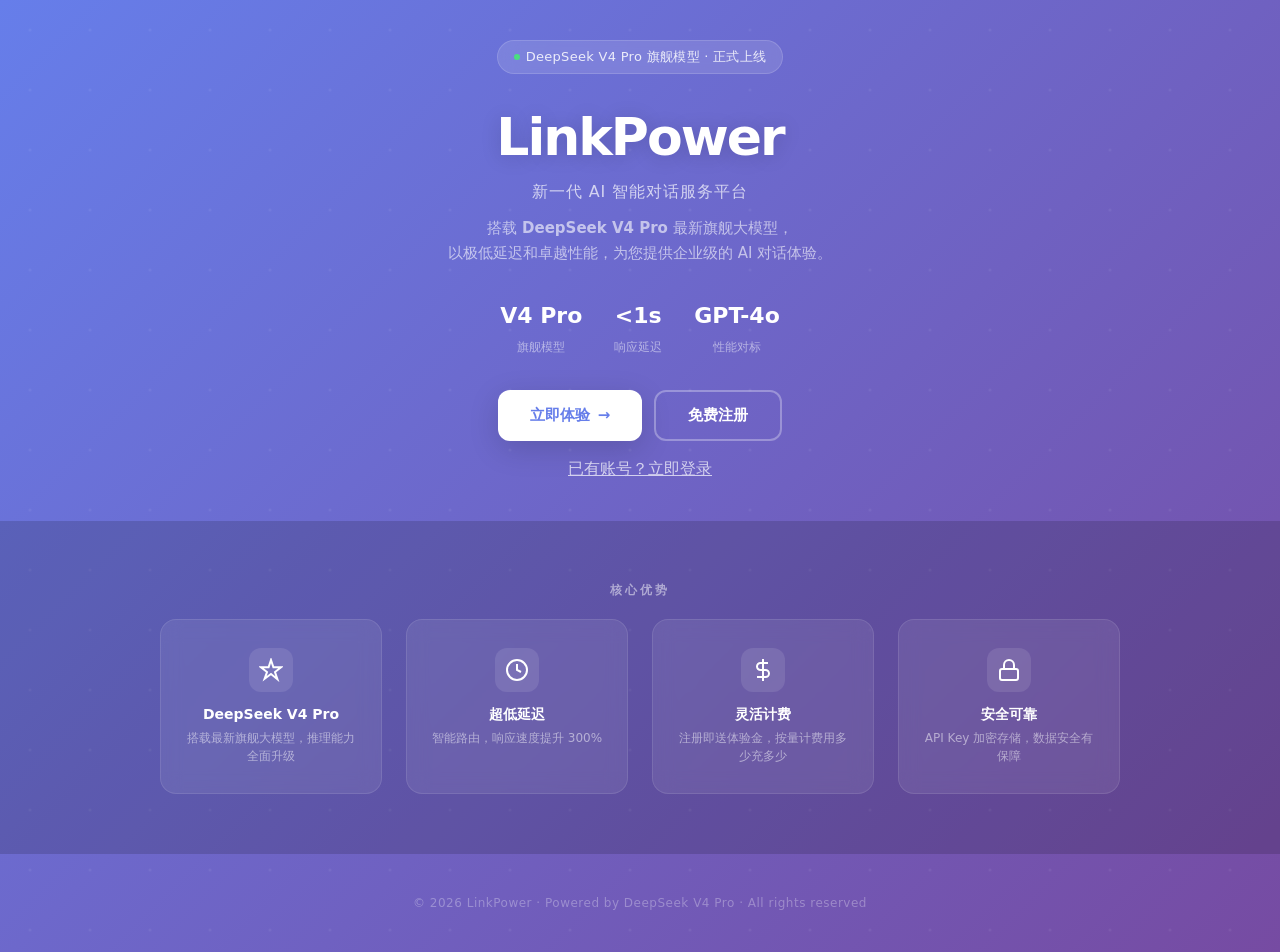
<file: static/index.html>
﻿<!DOCTYPE html>
<html lang="zh-CN">
<head>
<meta charset="UTF-8">
<meta name="viewport" content="width=device-width,initial-scale=1.0">
<title>LinkPower · DeepSeek V4 Pro</title>
<style>
*{margin:0;padding:0;box-sizing:border-box;font-family:-apple-system,BlinkMacSystemFont,'Segoe UI',system-ui,sans-serif}
body{background:linear-gradient(135deg,#f0f2f5,#e8ecf1);color:#1a1d23;height:100vh;overflow:hidden;line-height:1.5}
input,textarea,select,button{font-family:inherit}

/* Landing page */
#landingPage{display:flex;flex-direction:column;min-height:100vh;background:linear-gradient(135deg,#667eea 0%,#764ba2 100%);position:relative;overflow:hidden}
#landingPage::before{content:"";position:absolute;top:0;left:0;right:0;bottom:0;background:url("data:image/svg+xml,%3Csvg width='60' height='60' xmlns='http://www.w3.org/2000/svg'%3E%3Cdefs%3E%3Cpattern id='g' patternUnits='userSpaceOnUse' width='60' height='60'%3E%3Ccircle cx='30' cy='30' r='1.5' fill='rgba(255,255,255,.06)'/%3E%3C/pattern%3E%3C/defs%3E%3Crect width='60' height='60' fill='url(%23g)'/%3E%3C/svg%3E");pointer-events:none}
.landing-hero{flex:1;display:flex;flex-direction:column;align-items:center;justify-content:center;padding:40px 24px;text-align:center;position:relative;z-index:1}
.landing-icon{width:80px;height:80px;background:rgba(255,255,255,.15);backdrop-filter:blur(10px);border-radius:24px;display:flex;align-items:center;justify-content:center;margin-bottom:24px;font-size:36px;box-shadow:0 12px 40px rgba(0,0,0,.15);border:1px solid rgba(255,255,255,.15)}
.landing-hero h1{font-size:48px;font-weight:800;color:#fff;margin-bottom:8px;letter-spacing:-1px;text-shadow:0 2px 20px rgba(0,0,0,.15)}
.landing-hero .sub{font-size:18px;color:rgba(255,255,255,.8);margin-bottom:12px;font-weight:500}
.landing-hero .desc{font-size:15px;color:rgba(255,255,255,.6);margin-bottom:40px;max-width:480px;line-height:1.6}
.landing-btns{display:flex;gap:16px;flex-wrap:wrap;justify-content:center}
.landing-btn{display:inline-flex;align-items:center;gap:8px;background:#fff;border:none;border-radius:14px;color:#667eea;cursor:pointer;font-size:16px;font-weight:600;padding:16px 36px;transition:all .3s cubic-bezier(.22,1,.36,1);box-shadow:0 8px 30px rgba(0,0,0,.15)}
.landing-btn:hover{transform:translateY(-3px);box-shadow:0 12px 40px rgba(0,0,0,.25)}
.landing-btn-outline{background:transparent;color:#fff;border:2px solid rgba(255,255,255,.3);box-shadow:none}
.landing-btn-outline:hover{background:rgba(255,255,255,.1);border-color:rgba(255,255,255,.5)}
.landing-features{padding:60px 24px;background:rgba(0,0,0,.15);position:relative;z-index:1}
.landing-features-inner{max-width:960px;margin:0 auto;display:grid;grid-template-columns:repeat(auto-fit,minmax(200px,1fr));gap:24px}
.landing-feat{background:rgba(255,255,255,.08);backdrop-filter:blur(10px);border-radius:16px;padding:28px 24px;text-align:center;border:1px solid rgba(255,255,255,.1);transition:all .3s}
.landing-feat:hover{transform:translateY(-4px);background:rgba(255,255,255,.12)}
.landing-feat h3{color:#fff;font-size:16px;font-weight:600;margin-bottom:6px}
.landing-feat p{color:rgba(255,255,255,.6);font-size:13px;line-height:1.5}
.landing-footer{text-align:center;padding:20px;color:rgba(255,255,255,.35);font-size:12px;position:relative;z-index:1}
.auth-link{color:#fff;text-decoration:underline;cursor:pointer;opacity:.7;transition:opacity .2s}
.auth-link:hover{opacity:1}
@media(max-width:640px){
.landing-hero h1{font-size:36px}
.landing-hero .sub{font-size:16px}
.landing-btn{padding:14px 28px;font-size:15px}
.landing-features-inner{grid-template-columns:1fr}
}
#authPage{display:flex;align-items:center;justify-content:center;min-height:100vh;padding:20px;background:linear-gradient(135deg,#eef2ff,#f5f7fb 60%,#f0f9ff)}
.auth-box{background:rgba(255,255,255,.95);backdrop-filter:blur(20px);border-radius:24px;padding:48px 40px;width:440px;max-width:100%;text-align:center;box-shadow:0 20px 60px rgba(0,0,0,.15),0 0 0 1px rgba(255,255,255,.1);position:relative;overflow:hidden}
.auth-box::before{content:'';position:absolute;top:0;left:0;right:0;height:4px;background:linear-gradient(90deg,#667eea,#764ba2,#f093fb)}
.auth-icon{width:64px;height:64px;background:linear-gradient(135deg,#667eea,#764ba2);border-radius:18px;box-shadow:0 8px 24px rgba(102,126,234,.3);display:flex;align-items:center;justify-content:center;margin:0 auto 12px;font-size:24px}
.auth-box h1{color:#1a1d23;font-size:26px;font-weight:800;letter-spacing:-.5px;margin-bottom:2px}
.auth-box .sub{color:#6b7280;font-size:14px;margin-bottom:28px;margin-bottom:24px}
.auth-tabs{display:flex;gap:4px;margin-bottom:24px;background:#f3f4f6;border-radius:12px;padding:4px}
.auth-tabs button{flex:1;padding:8px;border:none;background:transparent;color:#64748b;cursor:pointer;font-size:13px;font-weight:500;border-radius:8px;transition:all .2s}
.auth-tabs button.active{background:#fff;color:#1a1d23;box-shadow:0 2px 8px rgba(0,0,0,.08);font-weight:600}
.field{margin-bottom:14px}
.field input{width:100%;padding:12px 14px;background:#f1f5f9;border:1.5px solid #e2e8f0;border-radius:10px;color:#1a1d23;font-size:14px;outline:none;transition:border-color .2s,box-shadow .2s}
.field input:focus{border-color:#667eea;background:#fff;box-shadow:0 0 0 4px rgba(102,126,234,.12)}
.auth-btn{background:linear-gradient(135deg,#667eea,#764ba2);border:none;border-radius:12px;color:#fff;cursor:pointer;font-size:15px;font-weight:600;padding:14px;width:100%;transition:all .25s cubic-bezier(.22,1,.36,1)}
.auth-btn:hover{transform:translateY(-2px);box-shadow:0 8px 25px rgba(102,126,234,.35)}
.auth-btn:active{transform:translateY(0)}
.auth-btn:disabled{opacity:.5;cursor:not-allowed;transform:none}
.auth-msg{padding:10px 14px;border-radius:8px;font-size:13px;margin-top:12px;display:none;text-align:left}
.auth-msg.err{display:block;background:#fef2f2;color:#dc2626;border:1px solid #fecaca}
.auth-msg.ok{display:block;background:#f0fdf4;color:#15803d;border:1px solid #bbf7d0}
.auth-footer{color:#9ca3af;font-size:13px;margin-top:20px}
/* chat */
#chatPage{display:flex;flex-direction:column;height:100vh}
.top-bar{display:flex;align-items:center;padding:0 20px;height:60px;background:rgba(255,255,255,.85);backdrop-filter:blur(12px);border-bottom:1px solid rgba(0,0,0,.06);gap:12px;flex-shrink:0}
.top-left{display:flex;align-items:center;gap:8px;flex-shrink:0}
.sidebar-toggle{background:none;border:none;color:#64748b;font-size:20px;cursor:pointer;padding:4px;display:none;border-radius:6px}
.sidebar-toggle:hover{background:#f1f5f9}
.logo-text{font-size:16px;font-weight:700;color:#1a1d23;white-space:nowrap}
.logo-text span{background:linear-gradient(135deg,#667eea,#764ba2);-webkit-background-clip:text;-webkit-text-fill-color:transparent;background-clip:text}
.top-center{flex:1;display:flex;align-items:center;gap:10px;justify-content:center}
.balance-display{font-size:13px;font-weight:600;color:#667eea;background:rgba(102,126,234,.1);padding:5px 14px;border-radius:20px;white-space:nowrap;border:1px solid rgba(102,126,234,.15)}
.top-center select{background:#f1f5f9;border:1.5px solid #e2e8f0;border-radius:8px;color:#1a1d23;font-size:12px;padding:6px 10px;outline:none;cursor:pointer}
.top-center select:focus{border-color:#667eea}
.top-right{display:flex;align-items:center;gap:8px;flex-shrink:0}
.user-name{color:#64748b;font-size:13px;white-space:nowrap}
.user-btn{background:#f3f4f6;border:1px solid #e5e7eb;border-radius:10px;color:#6b7280;cursor:pointer;font-size:13px;font-weight:500;padding:7px 16px;transition:all .2s}
.user-btn:hover{border-color:#ef4444;color:#ef4444;background:#fef2f2}
.chat-wrap{display:flex;flex:1;overflow:hidden}
.sidebar{width:260px;background:#fff;border-right:1px solid #e2e8f0;display:flex;flex-direction:column;overflow:hidden;flex-shrink:0}
.sidebar-header{padding:12px;border-bottom:1px solid #e2e8f0}
.new-chat-btn{background:#667eea;border:none;border-radius:8px;color:#fff;cursor:pointer;font-size:13px;font-weight:500;padding:9px;width:100%;transition:all .2s}
.new-chat-btn:hover{background:#667eea}
.sidebar-search{padding:8px 12px}
.sidebar-search input{width:100%;padding:7px 10px;background:#f1f5f9;border:1px solid #e2e8f0;border-radius:7px;color:#1a1d23;font-size:12px;outline:none}
.sidebar-search input:focus{border-color:#667eea}
#conversationList{flex:1;overflow-y:auto;padding:4px 8px}
.conv-item{display:flex;align-items:center;padding:8px 10px;border-radius:8px;cursor:pointer;font-size:13px;color:#64748b;margin-bottom:1px;transition:all .15s;gap:6px}
.conv-item:hover{background:#f1f5f9;color:#1a1d23}
.conv-item.active{background:rgba(79,70,229,.08);color:#667eea;font-weight:500}
.conv-title{flex:1;overflow:hidden;text-overflow:ellipsis;white-space:nowrap;font-size:12px}
.conv-del{color:transparent;cursor:pointer;font-size:13px;padding:0 2px;line-height:1;flex-shrink:0;transition:color .15s}
.conv-item:hover .conv-del{color:#ef4444;opacity:.5}
.conv-del:hover{opacity:1!important}
.main-area{flex:1;display:flex;flex-direction:column;overflow:hidden;background:#f8fafc}
.chat-msgs{flex:1;overflow-y:auto;padding:20px 0}
.chat-msgs::-webkit-scrollbar{width:6px}
.chat-msgs::-webkit-scrollbar-track{background:transparent}
.chat-msgs::-webkit-scrollbar-thumb{background:rgba(0,0,0,.12);border-radius:3px}
.welcome{text-align:center;padding:60px 20px;max-width:480px;margin:0 auto}
.welcome-icon{width:72px;height:72px;background:linear-gradient(135deg,#667eea,#764ba2);border-radius:20px;box-shadow:0 12px 32px rgba(102,126,234,.25);display:flex;align-items:center;justify-content:center;margin:0 auto 16px;font-size:28px}
.welcome h2{font-size:26px;font-weight:800;letter-spacing:-.5px;background:linear-gradient(135deg,#667eea,#764ba2);-webkit-background-clip:text;-webkit-text-fill-color:transparent;background-clip:text;margin-bottom:6px}
.welcome p{color:#6b7280;font-size:14px;margin-bottom:20px}
.model-pills{display:flex;gap:6px;justify-content:center;flex-wrap:wrap}
.model-pills button{background:#fff;border:1.5px solid #e2e8f0;border-radius:20px;padding:6px 16px;font-size:12px;color:#64748b;cursor:pointer;transition:all .2s}
.model-pills button:hover{border-color:#667eea;color:#667eea;transform:translateY(-1px);box-shadow:0 4px 12px rgba(102,126,234,.1)}
.model-pills button.active{border-color:#667eea;background:#667eea;color:#fff}
.msg-row{display:flex;gap:10px;padding:0 16px;margin-bottom:6px;max-width:820px;margin-left:auto;margin-right:auto;width:100%;animation:fi .25s ease}
@keyframes fi{from{opacity:0;transform:translateY(8px)}to{opacity:1;transform:translateY(0)}}
.msg-row.user{flex-direction:row-reverse}
.msg-av{width:30px;height:30px;border-radius:8px;display:flex;align-items:center;justify-content:center;font-size:12px;font-weight:600;flex-shrink:0;margin-top:4px}
.msg-av.u{background:#667eea;color:#fff}
.msg-av.a{background:#fff;color:#667eea;border:1px solid #e2e8f0}
.msg-bub{background:#fff;border-radius:6px 20px 20px 20px;padding:12px 18px;font-size:14px;line-height:1.7;max-width:80%;word-break:break-word;box-shadow:0 1px 2px rgba(0,0,0,.04)}
.msg-row.user .msg-bub{background:linear-gradient(135deg,#667eea,#764ba2);color:#fff;border-radius:20px 6px 20px 20px;box-shadow:0 4px 16px rgba(102,126,234,.2)}
.msg-bub .th-head{color:#667eea;font-size:12px;cursor:pointer;margin-bottom:4px;user-select:none}
.msg-bub .th-head:hover{text-decoration:underline;opacity:.8}
.msg-bub .th-body{color:#64748b;font-size:13px;background:#f1f5f9;border-radius:8px;padding:8px 10px;margin-bottom:8px;white-space:pre-wrap;display:none;line-height:1.5;border-left:3px solid #667eea}
.msg-bub .th-body.show{display:block}
.msg-bub code{font-family:'Cascadia Code','Fira Code',monospace;background:#f1f5f9;padding:1px 4px;border-radius:4px;font-size:13px}
.msg-bub pre{background:#1e293b;border-radius:8px;padding:12px;overflow-x:auto;margin:8px 0;font-size:13px;line-height:1.45;position:relative}
.msg-bub pre code{background:transparent;padding:0;color:#e2e8f0}
.copy-btn{position:absolute;top:6px;right:6px;background:rgba(255,255,255,.1);border:none;color:#94a3b8;cursor:pointer;font-size:11px;padding:2px 8px;border-radius:4px;opacity:0;transition:opacity .2s}
pre:hover .copy-btn{opacity:1}
.copy-btn:hover{background:rgba(255,255,255,.2);color:#fff}
.msg-meta{font-size:11px;color:#94a3b8;margin-top:4px;display:flex;gap:10px;flex-wrap:wrap}
.msg-row.user .msg-meta{color:rgba(255,255,255,.5)}
.msg-row.user .msg-meta .cost{display:none}
.input-wrap{display:flex;gap:8px;padding:8px 16px 16px;max-width:820px;margin:0 auto;width:100%}
.input-wrap textarea{flex:1;background:#fff;border:1.5px solid #e2e8f0;border-radius:12px;color:#1a1d23;font-size:14px;padding:10px 14px;outline:none;resize:none;min-height:44px;max-height:150px;line-height:1.5;transition:border-color .2s,box-shadow .2s}
.input-wrap textarea:focus{border-color:#667eea;box-shadow:0 0 0 3px rgba(79,70,229,.1)}
.v4-badge{display:inline-block;background:linear-gradient(135deg,#667eea,#6366f1);color:#fff;font-size:10px;font-weight:600;padding:1px 7px;border-radius:8px;margin-left:6px;vertical-align:middle;letter-spacing:.3px}
.welcome-icon{background:linear-gradient(135deg,#2563eb,#667eea)!important;color:#fff!important;font-size:30px!important}
.welcome h2{font-size:24px!important;background:linear-gradient(135deg,#667eea,#6366f1);-webkit-background-clip:text;-webkit-text-fill-color:transparent;background-clip:text}
.auth-box h1{font-size:26px!important}
.auth-box .sub{font-size:13px!important}
.send-btn{background:linear-gradient(135deg,#667eea,#764ba2);border:none;border-radius:14px;color:#fff;cursor:pointer;padding:10px 18px;font-size:14px;flex-shrink:0;align-self:flex-end;transition:all .2s;height:44px;display:flex;align-items:center;gap:4px;font-weight:500}
.send-btn:hover{background:#667eea}
.send-btn:disabled{opacity:.4;cursor:not-allowed}
.send-btn svg{width:18px;height:18px}
@keyframes spin{to{transform:rotate(360deg)}}
@keyframes pulse{0%,100%{opacity:1}50%{opacity:.4}}
.loading{display:inline-flex;gap:4px;align-items:center;padding:6px 0}
.loading span{width:8px;height:8px;border-radius:50%;background:linear-gradient(135deg,#667eea,#764ba2);animation:pulse 1.2s infinite}
.loading span:nth-child(2){animation-delay:.2s}
.loading span:nth-child(3){animation-delay:.4s}
.toast{position:fixed;top:16px;right:16px;z-index:9999;background:#fff;border-radius:10px;padding:12px 18px;box-shadow:0 4px 16px rgba(0,0,0,.12);font-size:13px;color:#1a1d23;display:none;align-items:center;gap:8px;border:1px solid #e2e8f0;animation:si .3s ease;max-width:320px}
.toast.show{display:flex}
.toast.err{border-color:#fecaca;background:#fef2f2;color:#dc2626}
.toast.ok{border-color:#bbf7d0;background:#f0fdf4;color:#15803d}
@keyframes si{from{transform:translateX(100%);opacity:0}to{transform:translateX(0);opacity:1}}
@media(max-width:768px){
.sidebar{position:fixed;left:0;top:60px;bottom:0;z-index:100;width:280px;display:none;box-shadow:0 8px 40px rgba(0,0,0,.15)}
.sidebar.show{display:flex;animation:slideIn .3s cubic-bezier(.22,1,.36,1)}
@keyframes slideIn{from{transform:translateX(-100%)}to{transform:translateX(0)}}
.sidebar-toggle{display:block}
.top-center select{max-width:120px;font-size:12px}
.msg-bub{font-size:13px;max-width:92%}
.msg-row{padding:0 8px}
.input-wrap{padding:8px 8px 12px}
}


.upload-btn{background:none;border:1.5px dashed #d1d5db;border-radius:10px;color:#9ca3af;cursor:pointer;font-size:20px;flex-shrink:0;width:44px;height:44px;display:flex;align-items:center;justify-content:center;transition:all .2s;padding:0}
.upload-btn:hover{border-color:#667eea;color:#667eea;background:rgba(102,126,234,.05)}
.file-preview-wrap{max-width:820px;margin:0 auto;width:100%;padding:0 16px}
.file-preview{display:flex;align-items:center;gap:8px;background:#f1f5f9;border:1px solid #e2e8f0;border-radius:10px;padding:8px 12px;margin-bottom:4px;font-size:13px;color:#1a1d23;animation:fi .2s ease}
.file-preview .fp-icon{font-size:18px;flex-shrink:0}
.file-preview .fp-name{flex:1;overflow:hidden;text-overflow:ellipsis;white-space:nowrap;font-weight:500}
.file-preview .fp-size{color:#9ca3af;font-size:11px;flex-shrink:0}
.file-preview .fp-close{background:none;border:none;color:#9ca3af;cursor:pointer;font-size:16px;padding:2px 4px;border-radius:4px;flex-shrink:0}
.file-preview .fp-close:hover{color:#ef4444;background:#fef2f2}
.file-preview .fp-status{font-size:12px;color:#667eea;flex-shrink:0}
.file-preview .fp-status.done{color:#15803d}
.file-preview .fp-status.err{color:#dc2626}


.hero-badge{display:inline-flex;align-items:center;gap:6px;background:rgba(255,255,255,.12);backdrop-filter:blur(10px);border:1px solid rgba(255,255,255,.15);border-radius:20px;padding:6px 16px;color:rgba(255,255,255,.85);font-size:13px;font-weight:500;margin-bottom:24px;letter-spacing:.3px}
.badge-dot{width:6px;height:6px;border-radius:50%;background:#4ade80;animation:pulse 2s infinite}
.landing-hero h1{font-size:52px;font-weight:800;color:#fff;margin-bottom:4px;letter-spacing:-2px;text-shadow:0 2px 20px rgba(0,0,0,.15)}
.hero-subtitle{font-size:16px;color:rgba(255,255,255,.7);margin-bottom:12px;font-weight:400;letter-spacing:1px}
.hero-desc{font-size:15px;color:rgba(255,255,255,.6);margin-bottom:32px;max-width:520px;line-height:1.7}
.hero-stats{display:flex;gap:32px;margin-bottom:32px;justify-content:center}
.hero-stat{text-align:center}
.stat-num{display:block;font-size:22px;font-weight:700;color:#fff;margin-bottom:2px}
.stat-label{font-size:12px;color:rgba(255,255,255,.5)}
.hero-btns{display:flex;gap:12px;flex-wrap:wrap;justify-content:center}
.btn-arrow{transition:transform .2s}
.landing-btn:hover .btn-arrow{transform:translateX(4px)}
.hero-login-link{margin-top:16px}
.landing-btn{display:inline-flex;align-items:center;gap:8px;background:#fff;border:none;border-radius:12px;color:#667eea;cursor:pointer;font-size:15px;font-weight:600;padding:14px 32px;transition:all .3s cubic-bezier(.22,1,.36,1);box-shadow:0 8px 30px rgba(0,0,0,.15)}
.landing-btn:hover{transform:translateY(-2px);box-shadow:0 12px 40px rgba(0,0,0,.25)}
.landing-btn-outline{background:transparent;color:#fff;border:2px solid rgba(255,255,255,.3);box-shadow:none}
.landing-btn-outline:hover{background:rgba(255,255,255,.1);border-color:rgba(255,255,255,.5)}
.features-label{text-align:center;color:rgba(255,255,255,.5);font-size:12px;font-weight:600;letter-spacing:3px;margin-bottom:20px;text-transform:uppercase}
.feat-icon-wrap{width:44px;height:44px;background:rgba(255,255,255,.1);border-radius:12px;display:flex;align-items:center;justify-content:center;margin:0 auto 12px;color:#fff}
.landing-feat h3{color:#fff;font-size:14px;font-weight:600;margin-bottom:4px}
.landing-feat p{color:rgba(255,255,255,.5);font-size:12px;line-height:1.5}
.landing-footer{text-align:center;padding:20px;color:rgba(255,255,255,.3);font-size:12px;position:relative;z-index:1;letter-spacing:.5px}
@media(max-width:640px){
.landing-hero h1{font-size:36px;letter-spacing:-1px}
.hero-stats{gap:20px}
.landing-btn{padding:12px 24px;font-size:14px}
}



.page-hidden{display:none!important}

</style>
</head>
<body>
<div id="toast" class="toast"></div>
<div id="landingPage"><div class="landing-hero">
    <div class="hero-badge">
      <span class="badge-dot"></span>
      DeepSeek V4 Pro 旗舰模型 · 正式上线
    </div>
    <h1>LinkPower</h1>
    <p class="hero-subtitle">新一代 AI 智能对话服务平台</p>
    <p class="hero-desc">搭载 <strong>DeepSeek V4 Pro</strong> 最新旗舰大模型，<br>以极低延迟和卓越性能，为您提供企业级的 AI 对话体验。</p>
    <div class="hero-stats">
      <div class="hero-stat"><span class="stat-num">V4 Pro</span><span class="stat-label">旗舰模型</span></div>
      <div class="hero-stat"><span class="stat-num">&lt;1s</span><span class="stat-label">响应延迟</span></div>
      <div class="hero-stat"><span class="stat-num">GPT-4o</span><span class="stat-label">性能对标</span></div>
    </div>
    <div class="hero-btns">
      <button class="landing-btn" onclick="showAuth()">立即体验 <span class="btn-arrow">→</span></button>
      <button class="landing-btn landing-btn-outline" onclick="showAuth('register')">免费注册</button>
    </div>
    <p class="hero-login-link"><span class="auth-link" onclick="showAuth('login')">已有账号？立即登录</span></p>
  </div>
  <div class="landing-features">
    <div class="features-label">核心优势</div>
    <div class="landing-features-inner">
      <div class="landing-feat">
        <div class="feat-icon-wrap"><svg viewBox="0 0 24 24" fill="none" stroke="currentColor" stroke-width="2" width="24" height="24"><path d="M12 2l2.4 7.2H22l-6 4.8 2.4 7.2L12 16l-6.4 4.8L8 14l-6-4.8h7.6z"/></svg></div>
        <h3>DeepSeek V4 Pro</h3>
        <p>搭载最新旗舰大模型，推理能力全面升级</p>
      </div>
      <div class="landing-feat">
        <div class="feat-icon-wrap"><svg viewBox="0 0 24 24" fill="none" stroke="currentColor" stroke-width="2" width="24" height="24"><circle cx="12" cy="12" r="10"/><polyline points="12 6 12 12 16 14"/></svg></div>
        <h3>超低延迟</h3>
        <p>智能路由，响应速度提升 300%</p>
      </div>
      <div class="landing-feat">
        <div class="feat-icon-wrap"><svg viewBox="0 0 24 24" fill="none" stroke="currentColor" stroke-width="2" width="24" height="24"><path d="M12 1v22M17 5H9.5a3.5 3.5 0 0 0 0 7h5a3.5 3.5 0 0 1 0 7H6"/></svg></div>
        <h3>灵活计费</h3>
        <p>注册即送体验金，按量计费用多少充多少</p>
      </div>
      <div class="landing-feat">
        <div class="feat-icon-wrap"><svg viewBox="0 0 24 24" fill="none" stroke="currentColor" stroke-width="2" width="24" height="24"><rect x="3" y="11" width="18" height="11" rx="2" ry="2"/><path d="M7 11V7a5 5 0 0 1 10 0v4"/></svg></div>
        <h3>安全可靠</h3>
        <p>API Key 加密存储，数据安全有保障</p>
      </div>
    </div>
  </div>
<div class="landing-footer"><div class="landing-footer">© 2026 LinkPower · Powered by DeepSeek V4 Pro · All rights reserved</div></div></div>
<div id="authPage" class="page-hidden"><div class="auth-box"><div class="auth-icon">🚀</div><h1>LinkPower</h1><p class="sub">DeepSeek V4 Pro · 最新版 AI 对话 · 旗舰模型</p><div class="auth-tabs"><button id="tabLogin" class="active" onclick="swAuth('login')">登录</button><button id="tabReg" onclick="swAuth('register')">注册</button></div><div id="loginForm"><div class="field"><input type="email" id="loginEmail" placeholder="邮箱地址" autocomplete="email"></div><div class="field"><input type="password" id="loginPassword" placeholder="密码" autocomplete="current-password"></div><button class="auth-btn" onclick="login()" id="loginBtn">登录</button></div><div id="registerForm" class="page-hidden"><div class="field"><input type="text" id="regName" placeholder="设置昵称" autocomplete="off"></div><div class="field"><input type="email" id="regEmail" placeholder="邮箱地址" autocomplete="email"></div><div class="field"><input type="password" id="regPassword" placeholder="密码（至少6位）" autocomplete="new-password"></div><button class="auth-btn" onclick="register()" id="regBtn">注册</button></div><div id="authMsg" class="auth-msg"></div><div class="auth-footer">注册即送 1 元体验金</div></div></div>
<div id="chatPage" class="page-hidden"><div class="top-bar"><div class="top-left"><button class="sidebar-toggle" onclick="sideToggle()">&#x2630;</button><span class="logo-text">LinkPower<span class="v4-badge">V4 Pro</span></span></div><div class="top-center"><span class="balance-display" id="balanceDisplay">&#xa5; 0.00</span><select id="modelSelect" onchange="onModelChange()"><optgroup label="🔷 DeepSeek V4"><option value="deepseek-v4-flash">Flash 标准版</option><option value="deepseek-v4-pro" selected>Pro 专业版 ★</option><option value="deepseek-reasoner">Reasoner 专家版</option></optgroup></select></div><div class="top-right"><span class="user-name" id="userNameDisplay"></span><button class="user-btn" onclick="logout()">退出</button></div></div><div class="chat-wrap"><div id="sidebar" class="sidebar"><div class="sidebar-header"><button class="new-chat-btn" onclick="newChat()">+ 新对话</button></div><div class="sidebar-search"><input type="text" id="searchConv" placeholder="搜索对话..." oninput="filterConvs()"></div><div id="conversationList"></div></div><div class="main-area"><div id="chatMessages" class="chat-msgs"><div class="welcome"><div class="welcome-icon">&#x1f916;</div><h2>🚀 DeepSeek V4 Pro</h2><p>搭载最新 DeepSeek V4 旗舰模型 · 智能对话 · 超低延迟</p><div class="model-pills"><button data-model="deepseek-v4-flash" class="active">⚡ Flash 标准版</button><button data-model="deepseek-v4-pro">🚀 Pro 专业版</button><button data-model="deepseek-reasoner">🧠 Reasoner 专家版</button></div></div></div><input type="file" id="fileInput" accept=".txt,.md,.csv,.json,.xml,.yaml,.yml,.log,.py,.js,.ts,.html,.css,.docx,.pptx,.pdf,.jpg,.jpeg,.png,.gif,.webp" style="display:none">
<div class="file-preview-wrap"><div id="filePreview" class="file-preview" style="display:none"></div></div>
<div class="input-wrap"><button class="upload-btn" id="uploadBtn" onclick="uploadFile()" title="上传文件">📎</button><textarea id="chatInput" rows="1" placeholder="输入消息，Enter 发送" onkeydown="if(event.key=='Enter'&&!event.shiftKey){event.preventDefault();sendMsg()}"></textarea><button class="send-btn" id="sendBtn" onclick="sendMsg()"><svg viewBox="0 0 24 24" fill="none" stroke="currentColor" stroke-width="2"><path d="M22 2L11 13M22 2l-7 20-4-9-9-4 20-7z"/></svg> 发送</button></div></div></div></div>
<script>
var KEY=localStorage.getItem("tp_key")||"";var NAME=localStorage.getItem("tp_name")||"";var CUR=null;var CONVS=JSON.parse(localStorage.getItem("tp_convs")||"[]");var SENDING=false;var BAL=0;if(KEY){document.getElementById("landingPage").classList.add("page-hidden");showChat();loadBal();renderConvs()}

function showAuth(t){document.getElementById('landingPage').classList.add('page-hidden');document.getElementById('authPage').classList.remove('page-hidden');if(t)swAuth(t)}function $(id){return document.getElementById(id)}
function toast(m,ok){var t=$("toast");t.textContent=m;t.className="toast"+(ok?" ok":" err")+" show";setTimeout(function(){t.classList.remove("show")},3000)}
function swAuth(t){$("tabLogin").className=t=="login"?"active":"";$("tabReg").className=t=="register"?"active":"";$("loginForm").classList.toggle("page-hidden",t!="login");$("registerForm").classList.toggle("page-hidden",t!="register");$("authMsg").classList.add("page-hidden")}
function validEmail(e){return e&&e.includes("@")&&e.length>3}
async function login(){var em=$("loginEmail").value.trim().toLowerCase();var pw=$("loginPassword").value;var btn=$("loginBtn");if(!validEmail(em)){showMsg("请输入有效的邮箱地址");return}if(!pw){showMsg("请输入密码");return}btn.disabled=true;btn.textContent="登录中...";hideMsg();try{var r=await fetch("/v1/login",{method:"POST",headers:{"Content-Type":"application/json"},body:JSON.stringify({email:em,password:pw})});var d=await r.json();if(d.error){showMsg(d.error);return}doLogin(d.api_key,d.name,d.balance)}catch(e){showMsg("请求失败: "+e.message)}finally{btn.disabled=false;btn.textContent="登录"}}
async function register(){var nm=$("regName").value.trim();var em=$("regEmail").value.trim().toLowerCase();var pw=$("regPassword").value;var btn=$("regBtn");if(!nm){showMsg("请输入昵称");return}if(!validEmail(em)){showMsg("请输入有效的邮箱地址");return}if(!pw||pw.length<6){showMsg("密码至少需要6位");return}btn.disabled=true;btn.textContent="注册中...";hideMsg();try{var r=await fetch("/v1/register",{method:"POST",headers:{"Content-Type":"application/json"},body:JSON.stringify({name:nm,email:em,password:pw})});var d=await r.json();if(d.error){showMsg(d.error);return}toast("注册成功！赠送1元体验金",true);doLogin(d.api_key,d.name,d.balance)}catch(e){showMsg("请求失败: "+e.message)}finally{btn.disabled=false;btn.textContent="注册"}}
function showMsg(m){var el=$("authMsg");if(m){el.textContent=m;el.className="auth-msg err";el.style.display="block"}else{el.style.display="none"}}
function hideMsg(){$("authMsg").style.display="none"}
function doLogin(key,nm,bal){KEY=key;NAME=nm;localStorage.setItem("tp_key",key);localStorage.setItem("tp_name",nm);showChat();$("userNameDisplay").textContent=nm;BAL=bal||0;updBal();renderConvs()}
function showChat(){$("landingPage").classList.add("page-hidden");$("authPage").classList.add("page-hidden");$("chatPage").classList.remove("page-hidden")}
function logout(){KEY="";NAME="";localStorage.removeItem("tp_key");localStorage.removeItem("tp_name");$("chatPage").classList.add("page-hidden");$("landingPage").classList.remove("page-hidden");$("loginEmail").value="";$("loginPassword").value=""}
function sideToggle(){$("sidebar").classList.toggle("show")}
function updBal(){$("balanceDisplay").textContent="\xa5 "+BAL.toFixed(4)}
async function loadBal(){if(!KEY)return;try{var r=await fetch("/v1/balance",{headers:{"Authorization":"Bearer "+KEY}});var d=await r.json();if(d.balance!==undefined){BAL=d.balance;updBal()}}catch(e){}}
function pickModel(m){$("modelSelect").value=m;onModelChange()}
function onModelChange(){var v=$("modelSelect").value;document.querySelectorAll(".model-pills button").forEach(function(e){e.className=e.dataset.model===v?"active":""})}
function filterConvs(){var q=$("searchConv").value.toLowerCase();document.querySelectorAll(".conv-item").forEach(function(e){e.style.display=e.textContent.toLowerCase().includes(q)?"":"none"})}
function renderConvs(){var el=$("conversationList");if(!CONVS||CONVS.length===0){el.innerHTML='<div style="color:#94a3b8;font-size:12px;text-align:center;padding:20px">暂无对话记录</div>';return}el.innerHTML=CONVS.map(function(c,i){var act=CUR&&CUR.id===c.id?"active":"";return '<div class="conv-item '+act+'" onclick="swConv('+i+')"><span class="conv-title">'+esc(c.title)+'</span><span class="conv-del" onclick="event.stopPropagation();delConv('+i+')">&times;</span></div>'}).join("")}
function newChat(){CUR={id:Date.now(),title:"新对话",messages:[]};renderConvs();renderMsgs();if($("chatInput"))$("chatInput").focus()}
function swConv(idx){CUR=CONVS[idx];renderConvs();renderMsgs();$("sidebar").classList.remove("show")}
function delConv(idx){CONVS.splice(idx,1);if(CUR&&CONVS.indexOf(CUR)<0)CUR=null;localStorage.setItem("tp_convs",JSON.stringify(CONVS));renderConvs();renderMsgs()}
function renderMsgs(){var el=$("chatMessages");if(!CUR||!CUR.messages||CUR.messages.length===0){el.innerHTML='<div class="welcome"><div class="welcome-icon">&#x1f916;</div><h2>🚀 DeepSeek V4 Pro</h2><p>搭载最新 DeepSeek V4 旗舰模型 · 智能对话 · 超低延迟</p><div class="model-pills"><button data-model="deepseek-v4-flash" class="active">⚡ Flash 标准版</button><button data-model="deepseek-v4-pro">🚀 Pro 专业版</button><button data-model="deepseek-reasoner">🧠 Reasoner 专家版</button></div></div>';return}
var out="";CUR.messages.forEach(function(m,i){if(m.role==="system")return;var isU=m.role==="user";var th="";if(m.reasoning){th='<div class="th-head" onclick="this.nextElementSibling.classList.toggle(\'show\')">💭 查看推理过程</div><div class="th-body">'+esc(m.reasoning)+'</div>'}var mt='<div class="msg-meta">';if(m.cost&&m.cost>0)mt+='<span>\xa5'+m.cost.toFixed(6)+'</span>';if(m.tokens)mt+='<span>'+m.tokens+' tokens</span>';mt+='</div>';out+='<div class="msg-row '+(isU?"user":"ai")+'"><div class="msg-av '+(isU?"u":"a")+'">'+(isU?"U":"AI")+'</div><div class="msg-bub">'+th+renderMd(m.content)+(isU?"":mt)+'</div></div>'});
el.innerHTML=out;el.scrollTop=el.scrollHeight}
function esc(t){return t.replace(/&/g,"&amp;").replace(/</g,"&lt;").replace(/>/g,"&gt;")}
function renderMd(t){if(!t)return"";var r=esc(t);r=r.replace(/\`\`\`(\w*)\n([\s\S]*?)\`\`\`/g,'<pre><button class="copy-btn" onclick="copyT(this.nextElementSibling)">复制</button><code>\n$2</code></pre>');r=r.replace(/\`([^\`]+)\`/g,"<code>$1</code>");r=r.replace(/\n/g,"<br>");return r}
function copyT(el){navigator.clipboard.writeText(el.textContent).then(function(){toast("已复制到剪贴板",true)})}
var FILE_DATA = null;
function uploadFile(){
  var inp=document.createElement('input');
  inp.type='file';
  inp.accept='.txt,.md,.csv,.json,.xml,.yaml,.yml,.log,.py,.js,.ts,.html,.css,.docx,.pptx,.pdf,.jpg,.jpeg,.png,.gif,.webp';
  inp.style.cssText='position:fixed;top:0;left:0;width:0;height:0;opacity:0';
  inp.addEventListener('change',function(){
    var f=inp.files[0];if(!f)return;
    try{document.body.removeChild(inp)}catch(e){}
    var preview=document.getElementById('filePreview');if(!preview)return;
    var ss=f.size>1048576?(f.size/1048576).toFixed(1)+' MB':(f.size/1024).toFixed(1)+' KB';
    preview.style.display='';
    preview.innerHTML='<span class="fp-icon">\uD83D\uDCC4</span><span class="fp-name">'+esc(f.name)+'</span><span class="fp-size">'+ss+'</span><span class="fp-status">\u4e0a\u4f20\u4e2d...</span><button class="fp-close" onclick="removeFile()">&times;</button>';
    var fd=new FormData();fd.append('file',f);
    fetch('/v1/upload',{method:'POST',body:fd})
      .then(function(r){return r.json()})
      .then(function(result){
        var st=preview.querySelector('.fp-status');if(!st)return;
        if(result.error){st.className='fp-status err';st.textContent=result.error;FILE_DATA=null;return}
        st.className='fp-status done';st.textContent='\u2713';FILE_DATA=result
      })
      .catch(function(e){
        var st=preview.querySelector('.fp-status');if(st){st.className='fp-status err';st.textContent='\u5931\u8d25'}
        FILE_DATA=null
      });
  });
  document.body.appendChild(inp);
  inp.click();
  setTimeout(function(){try{if(inp.parentNode)document.body.removeChild(inp)}catch(e){}},30000);
}
function removeFile(){FILE_DATA=null;var preview=document.getElementById('filePreview');if(preview){preview.style.display='none';preview.innerHTML=''}}
async function sendMsg(){var inp=$("chatInput");var txt=inp.value.trim();if(!txt||SENDING)return;if(!KEY){toast("请先登录",false);return}if(!CUR)newChat();if(CUR.messages.length===0)CUR.title=txt.substring(0,20)+(txt.length>20?"...":"");
var model=$("modelSelect").value;if(FILE_DATA){var msgContent;if(FILE_DATA.type==="image"){msgContent=[{type:"text",text:txt||"请回答这张图片的问题"},{type:"image_url",image_url:{url:"data:"+FILE_DATA.mime+";base64,"+FILE_DATA.content}}]}else{msgContent=txt+"\n\n---\n文件: "+FILE_DATA.filename+"\n内容:\n"+FILE_DATA.content}CUR.messages.push({role:"user",content:msgContent});removeFile()}else{CUR.messages.push({role:"user",content:txt})}inp.value="";inp.style.height="auto";renderMsgs();if(!CONVS.includes(CUR))CONVS.push(CUR);renderConvs();localStorage.setItem("tp_convs",JSON.stringify(CONVS));
SENDING=true;$("sendBtn").disabled=true;$("sendBtn").innerHTML='<span class="loading"><span></span><span></span><span></span></span>';var el=$("chatMessages");el.innerHTML+='<div class="msg-row ai" id="aiMsg"><div class="msg-av a">AI</div><div class="msg-bub"><span class="loading"><span></span><span></span><span></span></span></div></div>';el.scrollTop=el.scrollHeight;
try{var r=await fetch("/v1/chat/completions",{method:"POST",headers:{"Authorization":"Bearer "+KEY,"Content-Type":"application/json"},body:JSON.stringify({model:model,messages:CUR.messages.filter(function(m){return m.role!="system"}),stream:true})});
var aiMsg=$("aiMsg");var bubble=aiMsg.querySelector(".msg-bub");var content="",reasoning="",cost=0,tokens=0;
if(r.headers.get("content-type")&&r.headers.get("content-type").includes("text/event-stream")){var reader=r.body.getReader();var decoder=new TextDecoder();var buf="";
while(true){var res=await reader.read();if(res.done)break;buf+=decoder.decode(res.value,{stream:true});var ls=buf.split("\n");buf=ls.pop()||"";
for(var line of ls){line=line.trim();if(line.startsWith("data: ")&&line!=="data: [DONE]"){try{var j=JSON.parse(line.substring(6));var d=j.choices?.[0]?.delta||{};if(d.content)content+=d.content;if(d.reasoning_content)reasoning+=d.reasoning_content;if(j.choices?.[0]?.finish_reason){var u=j.usage||{};tokens=u.total_tokens||0}}catch(e){}}bubble.innerHTML=renderMd(content);
if(reasoning&&!bubble.querySelector(".th-body")){var h=document.createElement("div");h.className="th-head";h.onclick=function(){this.nextElementSibling.classList.toggle("show")};h.textContent="💭 查看推理过程";var tb=document.createElement("div");tb.className="th-body";bubble.insertBefore(tb,bubble.firstChild);bubble.insertBefore(h,tb)}if(reasoning&&bubble.querySelector(".th-body"))bubble.querySelector(".th-body").textContent=reasoning}el.scrollTop=el.scrollHeight}
}else{var j=await r.json();if(j.error){bubble.innerHTML="<span style='color:#ef4444'>"+j.error.message+"</span>";SENDING=false;$("sendBtn").disabled=false;$("sendBtn").innerHTML="send";$("chatInput").focus();return}content=j.choices?.[0]?.message?.content||"";reasoning=j.choices?.[0]?.message?.reasoning_content||"";cost=j._cost||0;tokens=j.usage&&j.usage.total_tokens||0;bubble.innerHTML=renderMd(content)}messages.push({role:"assistant",content:content,reasoning:reasoning,cost:cost,tokens:tokens});renderMsgs();localStorage.setItem("tp_convs",JSON.stringify(CONVS));loadBal()
}catch(e){var m=$("aiMsg");if(m)m.querySelector(".msg-bub").innerHTML='<span style="color:#ef4444">请求失败，请重试</span>'}
SENDING=false;$("sendBtn").disabled=false;$("sendBtn").innerHTML='<svg viewBox="0 0 24 24" fill="none" stroke="currentColor" stroke-width="2"><path d="M22 2L11 13M22 2l-7 20-4-9-9-4 20-7z"/></svg> 发送';$("chatInput").focus()}
var ci=$("chatInput");if(ci)ci.addEventListener("input",function(){this.style.height="auto";this.style.height=Math.min(this.scrollHeight,150)+"px"})
</script>
</body>
</html>
</file>
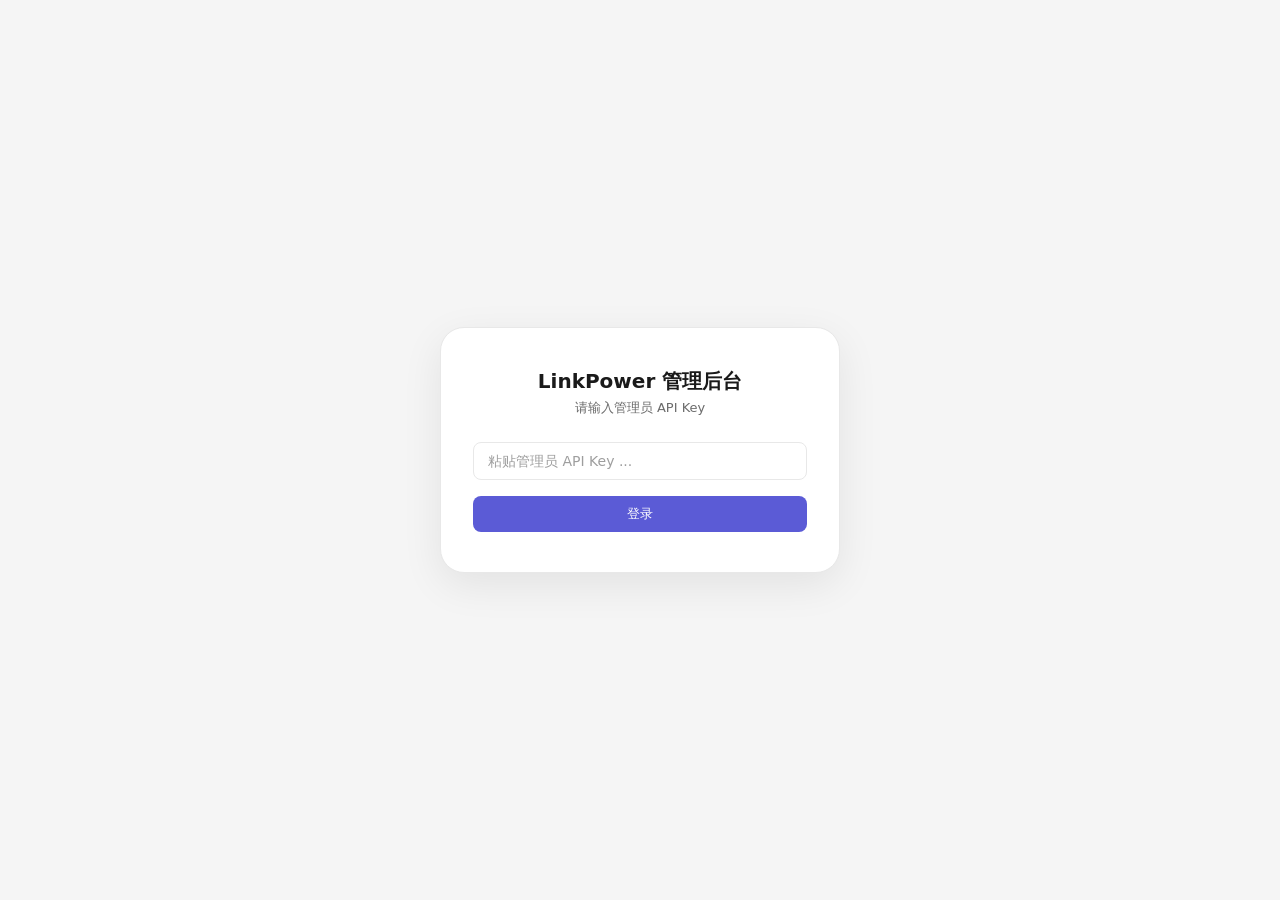
<file: static/admin.html>
<!DOCTYPE html>
<html lang="zh-CN" data-theme="dark">
<head>
<meta charset="UTF-8">
<meta name="viewport" content="width=device-width,initial-scale=1.0">
<title>LinkPower 管理后台</title>
<link rel="stylesheet" href="/static/css/design-system.css">
<style>
body { background: var(--bg-primary); color: var(--text-primary); }
#loginScreen { display:flex; align-items:center; justify-content:center; height:100vh; background:var(--bg-secondary); }
.login-card { background:var(--bg-card); border:1px solid var(--border); border-radius:var(--radius-2xl); padding:40px 32px; width:400px; max-width:90vw; text-align:center; box-shadow:var(--shadow-lg); }
.login-card h1 { font-size:20px; margin-bottom:4px; }
.login-card .sub { font-size:13px; color:var(--text-secondary); margin-bottom:24px; }
#dash { display:none; }
.dash-layout { display:flex; height:100vh; }
.dash-sidebar { width:220px; background:var(--bg-card); border-right:1px solid var(--border); display:flex; flex-direction:column; overflow:hidden; flex-shrink:0; }
.dash-sidebar-header { padding:16px; border-bottom:1px solid var(--border-light); }
.dash-sidebar-body { flex:1; overflow-y:auto; padding:8px; }
.dash-main { flex:1; overflow-y:auto; padding:24px 28px; }
.dash-page { display:none; }
.dash-page.active { display:block; }
.nav-link { display:flex; align-items:center; gap:8px; padding:9px 12px; border-radius:var(--radius); cursor:pointer; font-size:13px; color:var(--text-secondary); transition:all var(--transition); margin-bottom:1px; }
.nav-link:hover { background:var(--bg-hover); color:var(--text-primary); }
.nav-link.active { background:var(--accent-light); color:var(--accent-text); font-weight:500; }
.nav-section { font-size:11px; color:var(--text-tertiary); text-transform:uppercase; letter-spacing:1px; padding:16px 12px 6px; font-weight:600; }
.user-row { cursor:pointer; }
.user-row:hover { background:var(--bg-hover); }
.user-detail-grid { display:grid; grid-template-columns:1fr 1fr; gap:8px; margin:16px 0; }
.user-detail-item { background:var(--bg-secondary); padding:10px 14px; border-radius:var(--radius); }
.user-detail-item .lbl { font-size:11px; color:var(--text-tertiary); text-transform:uppercase; letter-spacing:.5px; }
.user-detail-item .val { font-size:14px; color:var(--text-primary); margin-top:2px; word-break:break-all; }
@media(max-width:768px) { .dash-main { padding:16px; } .dash-sidebar { width:64px; } .nav-link span { display:none; } }
</style>
</head>
<body>

<div id="loginScreen">
  <div class="login-card">
    <h1>LinkPower 管理后台</h1>
    <p class="sub">请输入管理员 API Key</p>
    <div class="form-group"><input class="form-input" type="password" id="loginKey" placeholder="粘贴管理员 API Key ..."></div>
    <button class="btn btn-primary w-full" id="loginBtn" onclick="adminLogin()">登录</button>
    <div class="form-error mt-2 hidden" id="loginError"></div>
  </div>
</div>

<div id="dash">
  <div class="dash-layout">
    <nav class="dash-sidebar">
      <div class="dash-sidebar-header"><div class="heading-sm">LinkPower</div><div class="text-xs text-muted">管理后台</div></div>
      <div class="dash-sidebar-body">
        <div class="nav-link active" data-page="overview" onclick="navTo('overview')"><span>📊</span><span>概览</span></div>
        <div class="nav-section">用户管理</div>
        <div class="nav-link" data-page="users" onclick="navTo('users')"><span>👥</span><span>用户管理</span></div>
        <div class="nav-link" data-page="create" onclick="navTo('create')"><span>➕</span><span>创建用户</span></div>
        <div class="nav-link" data-page="recharge" onclick="navTo('recharge')"><span>💰</span><span>充值管理</span></div>
        <div class="nav-section">数据</div>
        <div class="nav-link" data-page="txns" onclick="navTo('txns')"><span>📋</span><span>交易记录</span></div>
        <div class="nav-link" data-page="reseller" onclick="navTo('reseller')"><span>🔗</span><span>代理管理</span></div>
      </div>
    </nav>
    <main class="dash-main">
      <!-- Overview -->
      <div class="dash-page active" id="pageOverview">
        <h2 class="heading-lg mb-6">服务概览</h2>
        <div class="stat-grid mb-6">
          <div class="stat-card"><div class="stat-label">用户总数</div><div class="stat-value" id="statUsers">—</div><div class="stat-sub" id="statActiveUsers"></div></div>
          <div class="stat-card"><div class="stat-label">总余额</div><div class="stat-value" id="statBalance">—</div></div>
          <div class="stat-card"><div class="stat-label">总收入</div><div class="stat-value" id="statRevenue">—</div></div>
          <div class="stat-card"><div class="stat-label">今日消耗</div><div class="stat-value" id="statTodayRev">—</div><div class="stat-sub" id="statTodayTokens"></div></div>
        </div>
        <div class="card">
          <div class="card-header"><h3>最近交易</h3></div>
          <div id="recentTxns"><div class="empty-state"><div class="empty-state-desc">加载中...</div></div></div>
        </div>
      </div>
      <!-- Users -->
      <div class="dash-page" id="pageUsers">
        <h2 class="heading-lg mb-4">用户管理</h2>
        <div class="card">
          <div class="flex justify-between items-center mb-4 gap-4">
            <div class="flex gap-3 items-center flex-1">
              <input class="form-input" style="max-width:240px" type="text" id="userSearch" placeholder="搜索用户名、邮箱或 Key..." oninput="renderUsers()">
              <select class="form-select" style="width:auto" id="userStatusFilter" onchange="renderUsers()">
                <option value="">全部</option><option value="active">启用</option><option value="disabled">禁用</option>
              </select>
            </div>
            <span class="text-xs text-muted" id="userCount"></span>
          </div>
          <div class="table-wrap"><table id="userTable"><tbody id="userList"></tbody></table></div>
        </div>
      </div>
      <!-- Create -->
      <div class="dash-page" id="pageCreate">
        <h2 class="heading-lg mb-4">创建用户</h2>
        <div class="card" style="max-width:520px">
          <div class="card-header"><h3>创建新用户</h3></div>
          <div class="form-row"><div class="form-group"><label class="form-label">用户名</label><input class="form-input" id="newName" placeholder="如：客户A"></div><div class="form-group"><label class="form-label">邮箱（可选）</label><input class="form-input" type="email" id="newEmail" placeholder="user@example.com"></div></div>
          <div class="form-group"><label class="form-label">初始余额（元）</label><input class="form-input" type="number" id="newBal" value="0" step="0.1"></div>
          <button class="btn btn-success" id="createUserBtn" onclick="createUser()">创建用户</button>
          <div class="form-error mt-2 hidden" id="createMsg"></div>
          <div class="form-hint mt-2 hidden" style="color:var(--success)" id="createOk"></div>
        </div>
      </div>
      <!-- Recharge -->
      <div class="dash-page" id="pageRecharge">
        <h2 class="heading-lg mb-4">充值管理</h2>
        <div class="card" style="max-width:520px">
          <div class="card-header"><h3>用户充值</h3></div>
          <div class="form-group"><label class="form-label">用户 API Key</label><input class="form-input" id="topKey" placeholder="sk-xxx..."></div>
          <div class="flex gap-2 flex-wrap mb-4" id="amtBtns">
            <button class="btn btn-secondary btn-sm" onclick="setAmt(10)">10 元</button>
            <button class="btn btn-secondary btn-sm" onclick="setAmt(20)">20 元</button>
            <button class="btn btn-secondary btn-sm" onclick="setAmt(50)">50 元</button>
            <button class="btn btn-secondary btn-sm" onclick="setAmt(100)">100 元</button>
            <button class="btn btn-secondary btn-sm" onclick="setAmt(500)">500 元</button>
          </div>
          <div class="form-row"><div class="form-group"><label class="form-label">金额（元）</label><input class="form-input" type="number" id="topAmt" value="10" step="1"></div></div>
          <button class="btn btn-primary" id="topBtn" onclick="doTopUp()">确认充值</button>
          <div class="form-error mt-2 hidden" id="topErr"></div>
          <div class="form-hint mt-2 hidden" style="color:var(--success)" id="topOk"></div>
        </div>
      </div>
      <!-- Transactions -->
      <div class="dash-page" id="pageTxns">
        <h2 class="heading-lg mb-4">交易记录</h2>
        <div class="card">
          <div class="card-header"><h3>交易记录</h3></div>
          <div class="flex justify-between items-center mb-4 gap-4 flex-wrap">
            <div class="flex gap-3 items-center flex-wrap">
              <input class="form-input" style="max-width:160px" id="txnSearch" placeholder="搜索用户..." oninput="renderTxns()">
              <select class="form-select" style="width:auto" id="txnTypeFilter" onchange="renderTxns()">
                <option value="">全部类型</option><option value="usage">用量扣费</option><option value="topup">充值</option><option value="registration_bonus">注册赠送</option><option value="manual_create">手动创建</option><option value="reseller_topup">代理充值</option>
              </select>
              <input class="form-input" style="max-width:130px" type="date" id="txnDateFrom" onchange="renderTxns()" title="开始日期">
              <span class="text-sm text-muted">至</span>
              <input class="form-input" style="max-width:130px" type="date" id="txnDateTo" onchange="renderTxns()" title="结束日期">
            </div>
            <div class="flex gap-2 items-center">
              <button class="btn btn-secondary btn-sm" onclick="exportCSV()">📥 导出 CSV</button>
              <span class="text-xs text-muted" id="txnCount"></span>
            </div>
          </div>
          <div class="flex gap-4 mb-3" id="txnSummary"></div>
          <div class="table-wrap"><table><thead><tr><th>时间</th><th>用户</th><th>类型</th><th>金额</th><th>模型</th><th>Token</th></tr></thead><tbody id="txnList"></tbody></table></div>
        </div>
      </div>
      <!-- Reseller -->
      <div class="dash-page" id="pageReseller">
        <h2 class="heading-lg mb-4">代理管理</h2>
        <div class="card mb-4" style="max-width:520px">
          <div class="card-header"><h3>创建代理</h3></div>
          <div class="form-group"><label class="form-label">代理名称</label><input class="form-input" id="resellerName" placeholder="如：代理A"></div>
          <button class="btn btn-success" onclick="createReseller()">创建代理</button>
          <div class="form-error mt-2 hidden" id="resellerMsg"></div>
          <div class="form-hint mt-2 hidden" style="color:var(--success)" id="resellerOk"></div>
        </div>
        <div class="card"><div class="card-header"><h3>代理列表</h3></div><div id="resellerList"></div></div>
      </div>
    </main>
  </div>
</div>

<div class="modal-overlay hidden" id="userModal" onclick="if(event.target===this)closeUserModal()">
  <div class="modal"><div class="modal-header"><h2 id="modalTitle">用户详情</h2><button class="modal-close" onclick="closeUserModal()">&times;</button></div><div id="modalBody"></div></div>
</div>

<script src="/static/js/utils.js"></script>
<script src="/static/js/api.js"></script>
<script>
let ADMIN_KEY = '';
let allUsers = [];
let allTxns = [];

// ── Auth ────────────────────────────────────────────────
async function adminLogin() {
  const key = $('loginKey').value.trim();
  if (!key) { showLoginError('请输入管理员 Key'); return; }
  const btn = $('loginBtn'); btn.disabled = true; btn.textContent = '验证中...';
  try {
    // 直接用原生 fetch，不经过 api.js（避免 LP_KEY 同步问题）
    const r = await fetch(origin() + '/v1/admin/verify', {
      method: 'POST',
      headers: { 'Content-Type': 'application/json', 'Authorization': 'Bearer ' + key }
    });
    const d = await r.json();
    if (!r.ok) throw new Error(d?.error || '验证失败');
    LP_KEY = key;
    ADMIN_KEY = key;
    $('loginScreen').style.display = 'none';
    $('dash').style.display = 'block';
    loadOverview();
  } catch(e) { showLoginError(e.message); btn.disabled = false; btn.textContent = '登录'; }
}

function showLoginError(m) {
  const el = $('loginError'); el.textContent = m; el.classList.remove('hidden');
}

function navTo(page) {
  document.querySelectorAll('.dash-page').forEach(p => p.classList.remove('active'));
  document.querySelectorAll('.nav-link').forEach(l => l.classList.remove('active'));
  const pg = document.getElementById('page' + page.charAt(0).toUpperCase() + page.slice(1));
  if (pg) pg.classList.add('active');
  const nl = document.querySelector(`[data-page="${page}"]`);
  if (nl) nl.classList.add('active');

  if (page === 'overview') loadOverview();
  else if (page === 'users') loadUsers();
  else if (page === 'txns') loadTxns();
  else if (page === 'reseller') loadResellers();
}

// ── Data Loading ────────────────────────────────────────
async function loadOverview() {
  try {
    const d = await adminApi.getStats();
    $('statUsers').textContent = d.total_users || 0;
    $('statActiveUsers').textContent = `活跃: ${d.active_users || 0}`;
    $('statBalance').textContent = formatBalance(d.total_balance);
    $('statRevenue').textContent = formatBalance(d.total_topup);
    $('statTodayRev').textContent = formatBalance(d.today_revenue);
    $('statTodayTokens').textContent = formatTokens(d.today_tokens);
    renderRecentTxns((d.recent_transactions || []).slice(0, 20));
  } catch(e) { showToast('加载概览失败: ' + e.message, 'error'); }
}

function renderRecentTxns(txns) {
  if (!txns.length) { $('recentTxns').innerHTML = '<div class="empty-state"><div class="empty-state-desc">暂无交易</div></div>'; return; }
  $('recentTxns').innerHTML = `<div class="table-wrap"><table><thead><tr><th>时间</th><th>用户</th><th>类型</th><th>金额</th><th>Token</th></tr></thead><tbody>${txns.map(t => `<tr><td>${formatDate(t.time)}</td><td>${escHtml(t.user||'')}</td><td><span class="badge ${t.type==='usage'?'badge-danger':'badge-success'}">${escHtml(t.type)}</span></td><td>${formatBalance(t.amount)}</td><td>${formatTokens(t.tokens)}</td></tr>`).join('')}</tbody></table></div>`;
}

async function loadUsers() {
  try {
    const d = await adminApi.getUsers();
    allUsers = d.users || [];
    $('userCount').textContent = `共 ${allUsers.length} 个用户`;
    renderUsers();
  } catch(e) { showToast('加载用户失败: '+e.message, 'error'); }
}

function renderUsers() {
  const q = ($('userSearch')?.value || '').toLowerCase();
  const status = $('userStatusFilter')?.value || '';
  let users = allUsers;
  if (q) users = users.filter(u => (u.name||'').toLowerCase().includes(q) || (u.email||'').toLowerCase().includes(q) || (u.api_key||'').toLowerCase().includes(q));
  if (status) users = users.filter(u => status === 'active' ? u.is_active : !u.is_active);
  const h = '<thead><tr><th>用户名</th><th>邮箱</th><th>API Key</th><th>余额</th><th>状态</th><th>注册时间</th><th>操作</th></tr></thead>';
  const b = users.map(u => `<tr class="user-row"><td onclick="showUserDetail('${escHtml(u.api_key)}')" style="cursor:pointer;color:var(--accent-text);white-space:nowrap">${escHtml(u.name)}</td><td style="white-space:nowrap;font-size:13px">${escHtml(u.email||'—')}</td><td class="text-mono" style="max-width:120px" onclick="copyToClipboard('${escHtml(u.api_key)}').then(()=>showToast('已复制','success'))" title="点击复制">${shortKey(u.api_key,10)}</td><td>${formatBalance(u.balance)}</td><td><span class="badge ${u.is_active?'badge-success':'badge-danger'}">${u.is_active?'启用':'禁用'}</span></td><td style="white-space:nowrap">${formatDate(u.created_at)}</td><td class="flex gap-2"><button class="btn btn-sm ${u.is_active?'btn-secondary':'btn-success'}" onclick="event.stopPropagation();togUser('${escHtml(u.api_key)}')">${u.is_active?'禁用':'启用'}</button><button class="btn btn-sm btn-danger" onclick="event.stopPropagation();delUser('${escHtml(u.api_key)}')">删除</button></td></tr>`).join('');
  $('userList').innerHTML = h + b;
}

async function showUserDetail(apiKey) {
  const u = allUsers.find(x => x.api_key === apiKey);
  if (!u) return;
  let txnHtml = '<div class="empty-state"><div class="empty-state-desc">加载中...</div></div>';
  $('modalTitle').textContent = u.name;
  $('modalBody').innerHTML = `<div class="user-detail-grid">
    <div class="user-detail-item"><div class="lbl">用户名</div><div class="val"><input class="form-input" id="editName" value="${escHtml(u.name)}" style="font-size:14px;padding:6px 8px"></div></div>
    <div class="user-detail-item"><div class="lbl">邮箱</div><div class="val"><input class="form-input" id="editEmail" value="${escHtml(u.email||'')}" placeholder="未设置" style="font-size:14px;padding:6px 8px"></div></div>
    <div class="user-detail-item"><div class="lbl">余额</div><div class="val">${formatBalance(u.balance)}</div></div>
    <div class="user-detail-item"><div class="lbl">状态</div><div class="val"><span class="badge ${u.is_active?'badge-success':'badge-danger'}">${u.is_active?'启用':'禁用'}</span></div></div>
    <div class="user-detail-item" style="grid-column:span 2"><div class="lbl">API Key</div><div class="val text-mono" onclick="copyToClipboard('${escHtml(u.api_key)}').then(()=>showToast('已复制','success'))">${escHtml(u.api_key)}</div></div>
  </div>
  <div class="flex gap-2 mb-4">
    <button class="btn btn-primary btn-sm" onclick="saveUserEdit('${escHtml(u.api_key)}')">保存修改</button>
    <button class="btn btn-ghost btn-sm" onclick="closeUserModal()">取消</button>
  </div>
  <h4 class="heading-sm mb-2">交易记录</h4><div id="modalTxns">${txnHtml}</div>`;
  $('userModal').classList.remove('hidden');
  try {
    const resp = await fetch(origin()+'/v1/user/query', {method:'POST',headers:{'Content-Type':'application/json','Authorization':'Bearer '+ADMIN_KEY},body:JSON.stringify({})});
    const d = await resp.json();
    const txnBody = (d.transactions||[]).slice(0,30);
    if (!txnBody.length) { $('modalTxns').innerHTML = '<div class="empty-state"><div class="empty-state-desc">暂无交易记录</div></div>'; return; }
    $('modalTxns').innerHTML = `<div class="table-wrap"><table><thead><tr><th>时间</th><th>类型</th><th>金额</th><th>模型</th><th>Token</th></tr></thead><tbody>${txnBody.map(t=>`<tr><td>${formatDate(t.time)}</td><td><span class="badge ${t.type==='usage'?'badge-danger':'badge-success'}">${escHtml(t.type)}</span></td><td>${formatBalance(t.amount)}</td><td>${escHtml(t.model||'')}</td><td>${formatTokens(t.tokens)}</td></tr>`).join('')}</tbody></table></div>`;
  } catch(e) { $('modalTxns').innerHTML = `<div class="empty-state"><div class="empty-state-desc">加载失败: ${escHtml(e.message)}</div></div>`; }
}

async function saveUserEdit(apiKey) {
  const name = $('editName').value.trim();
  const email = $('editEmail').value.trim();
  if (!name) { showToast('用户名不能为空', 'err'); return; }
  try {
    await adminApi.editUser(apiKey, name, email);
    showToast('修改已保存', 'ok');
    closeUserModal();
    loadUsers();
  } catch(e) { showToast(e.message, 'err'); }
}
function closeUserModal() { $('userModal').classList.add('hidden'); }

async function createUser() {
  const name=$('newName').value.trim(), email=$('newEmail').value.trim(), bal=parseFloat($('newBal').value)||0;
  if(!name){$('createMsg').textContent='请输入用户名';$('createMsg').classList.remove('hidden');return;}
  try {
    const d = await adminApi.createUser(name,email,bal);
    $('createMsg').classList.add('hidden');
    $('createOk').innerHTML=`用户 ${escHtml(d.name)} 创建成功！API Key: <code>${escHtml(d.api_key)}</code> <button class="btn btn-sm btn-ghost" onclick="copyToClipboard('${escHtml(d.api_key)}').then(()=>showToast('已复制','success'))">复制</button>`;
    $('createOk').classList.remove('hidden');
    $('newName').value='';$('newEmail').value='';$('newBal').value='0';
  } catch(e) { $('createMsg').textContent=e.message; $('createMsg').classList.remove('hidden'); $('createOk').classList.add('hidden'); }
}

async function doTopUp() {
  const key=$('topKey').value.trim(), amt=parseFloat($('topAmt').value);
  if(!key){$('topErr').textContent='请输入用户 Key';$('topErr').classList.remove('hidden');return;}
  if(!amt||amt<=0){$('topErr').textContent='金额必须大于 0';$('topErr').classList.remove('hidden');return;}
  try {
    const d = await adminApi.topUp(key,amt);
    $('topErr').classList.add('hidden');
    $('topOk').textContent=`充值成功！${escHtml(d.name)} 余额: ${formatBalance(d.balance)}`;
    $('topOk').classList.remove('hidden');
  } catch(e) { $('topErr').textContent=e.message; $('topErr').classList.remove('hidden'); $('topOk').classList.add('hidden'); }
}

function setAmt(v) {
  $('topAmt').value=v||'';
  document.querySelectorAll('#amtBtns .btn').forEach(b=>b.classList.remove('btn-primary'));
  $('topAmt').focus();
}

async function togUser(k) { try { await adminApi.toggleUser(k); loadUsers(); showToast('状态已切换','success'); } catch(e) { showToast(e.message,'error'); } }
async function delUser(k) { if(!confirm('确定删除该用户？'))return; try { await adminApi.deleteUser(k); loadUsers(); showToast('已删除','success'); } catch(e) { showToast(e.message,'error'); } }

async function loadTxns() {
  try { const d=await adminApi.getStats(); allTxns=(d.recent_transactions||[]).slice(0,500); renderTxns(); }
  catch(e) { showToast('加载交易失败: '+e.message,'error'); }
}
function renderTxns() {
  const q=($('txnSearch')?.value||'').toLowerCase();
  const type=$('txnTypeFilter')?.value||'';
  const dateFrom=$('txnDateFrom')?.value||'';
  const dateTo=$('txnDateTo')?.value||'';

  let t=allTxns;
  if(q) t=t.filter(x=>(x.user||'').toLowerCase().includes(q));
  if(type) t=t.filter(x=>x.type===type);
  if(dateFrom) t=t.filter(x=>(x.time||'').slice(0,10)>=dateFrom);
  if(dateTo) t=t.filter(x=>(x.time||'').slice(0,10)<=dateTo);

  // Summary
  let totalIn=0,totalOut=0,totalTokens=0;
  t.forEach(tx=>{if((tx.amount||0)>0)totalIn+=tx.amount;else totalOut+=Math.abs(tx.amount);totalTokens+=(tx.tokens||0)});
  $('txnSummary').innerHTML=`
    <span class="badge badge-success">总收入 ¥${totalIn.toFixed(2)}</span>
    <span class="badge badge-danger">总消耗 ¥${totalOut.toFixed(2)}</span>
    <span class="badge badge-accent">${formatTokens(totalTokens)}</span>
  `;
  $('txnCount').textContent=`共 ${t.length} 条`;
  $('txnList').innerHTML=t.length
    ? t.map(tx=>`<tr><td>${formatFullDate(tx.time)}</td><td>${escHtml(tx.user||'')}</td><td><span class="badge ${tx.type==='usage'?'badge-danger':tx.type==='topup'||tx.type==='reseller_topup'?'badge-success':'badge-accent'}">${escHtml(tx.type)}</span></td><td>${formatBalance(tx.amount)}</td><td>${escHtml(tx.model||'—')}</td><td>${formatTokens(tx.tokens)}</td></tr>`).join('')
    : '<tr><td colspan="6"><div class="empty-state"><div class="empty-state-desc">暂无匹配的交易记录</div></div></td></tr>';
}

function exportCSV() {
  // Re-run filter
  const q=($('txnSearch')?.value||'').toLowerCase();
  const type=$('txnTypeFilter')?.value||'';
  const dateFrom=$('txnDateFrom')?.value||'';
  const dateTo=$('txnDateTo')?.value||'';
  let t=allTxns;
  if(q) t=t.filter(x=>(x.user||'').toLowerCase().includes(q));
  if(type) t=t.filter(x=>x.type===type);
  if(dateFrom) t=t.filter(x=>(x.time||'').slice(0,10)>=dateFrom);
  if(dateTo) t=t.filter(x=>(x.time||'').slice(0,10)<=dateTo);

  const head='时间,用户,类型,金额,模型,Token\n';
  const rows=t.map(tx=>`${tx.time},${(tx.user||'').replace(/,/g,' ')},${tx.type},${tx.amount},${tx.model||''},${tx.tokens||0}`).join('\n');
  const blob=new Blob(['﻿'+head+rows],{type:'text/csv;charset=utf-8'});
  const a=document.createElement('a');
  a.href=URL.createObjectURL(blob);
  a.download='transactions_'+new Date().toISOString().slice(0,10)+'.csv';
  a.click();
  showToast('CSV 已导出','ok');
}

async function loadResellers() {
  try {
    const d=await adminApi.getResellers(); const r=d.resellers||[];
    if(!r.length) { $('resellerList').innerHTML='<div class="empty-state"><div class="empty-state-desc">暂无代理</div></div>'; return; }
    $('resellerList').innerHTML=`<div class="table-wrap"><table><thead><tr><th>名称</th><th>API Key</th><th>子用户数</th><th>总余额</th><th>创建时间</th></tr></thead><tbody>${r.map(rr=>`<tr><td>${escHtml(rr.name)}</td><td class="text-mono">${shortKey(rr.api_key,16)}</td><td>${rr.user_count}</td><td>${formatBalance(rr.total_balance)}</td><td>${formatDate(rr.created_at)}</td></tr>`).join('')}</tbody></table></div>`;
  } catch(e) { showToast('加载代理列表失败: '+e.message,'error'); }
}

async function createReseller() {
  const name=$('resellerName').value.trim(); if(!name){$('resellerMsg').textContent='请输入代理名称';$('resellerMsg').classList.remove('hidden');return;}
  try{const d=await adminApi.createReseller(name);$('resellerMsg').classList.add('hidden');$('resellerOk').innerHTML=`代理创建成功！Key: <code>${escHtml(d.api_key)}</code>`;$('resellerOk').classList.remove('hidden');$('resellerName').value='';loadResellers();}
  catch(e){$('resellerMsg').textContent=e.message;$('resellerMsg').classList.remove('hidden');$('resellerOk').classList.add('hidden');}
}
</script>
</body>
</html>
</file>
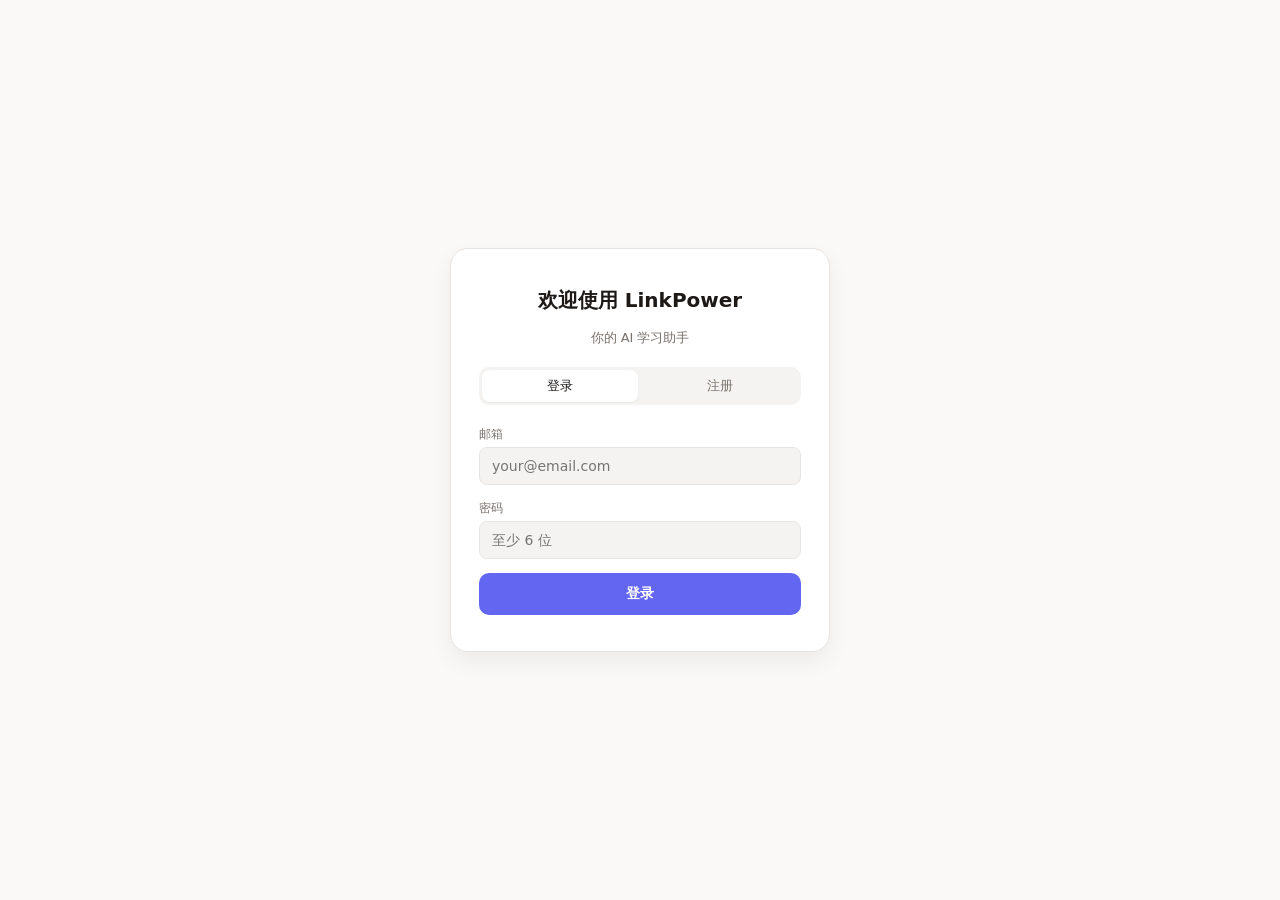
<file: static/app.html>
<!DOCTYPE html>
<html lang="zh-CN" data-theme="light">
<head>
<meta charset="UTF-8">
<meta name="viewport" content="width=device-width,initial-scale=1.0,maximum-scale=1.0,user-scalable=no">
<title>LinkPower · 你的学习助手</title>
<style>
/* ═══════════════════════════════════════════════════════════
   LinkPower v4 — 左侧对话历史 + 退出登录
   ═══════════════════════════════════════════════════════════ */
:root {
  --bg: #faf9f7; --bg-card: #fff; --bg-input: #f5f3f1; --bg-hover: #f0eeec;
  --text: #1c1917; --text-secondary: #78716c; --text-muted: #a8a29e;
  --border: #e7e5e4; --border-light: #f0efed;
  --accent: #6366f1; --accent-light: #eef2ff; --accent-dark: #4f46e5;
  --success: #059669; --success-light: #ecfdf5; --danger: #ef4444; --danger-light: #fef2f2;
  --shadow-sm: 0 1px 2px rgba(0,0,0,.04); --shadow: 0 1px 3px rgba(0,0,0,.06);
  --shadow-lg: 0 10px 25px rgba(0,0,0,.06);
  --radius: 10px; --radius-sm: 8px; --radius-lg: 14px; --radius-xl: 18px;
  --font: -apple-system, BlinkMacSystemFont, "SF Pro Text", "Segoe UI", system-ui, sans-serif;
  --font-mono: "SF Mono", "Cascadia Code", "Fira Code", monospace;
  --transition: .2s cubic-bezier(.4,0,.2,1);
  --sidebar-w: 280px;
}
[data-theme="dark"] {
  --bg: #0f0f0f; --bg-card: #1a1a1a; --bg-input: #262626; --bg-hover: #222;
  --text: #e8e6e3; --text-secondary: #999; --text-muted: #666;
  --border: #2a2a2a; --border-light: #222;
  --accent: #818cf8; --accent-light: #1e1b4b; --accent-dark: #6366f1;
}
*,*::before,*::after{box-sizing:border-box}
html{font-size:16px}body{margin:0;font-family:var(--font);background:var(--bg);color:var(--text);line-height:1.5;height:100dvh;overflow:hidden}
button{cursor:pointer;font-family:inherit;border:none}input,textarea{font-family:inherit;font-size:inherit}
::-webkit-scrollbar{width:5px}::-webkit-scrollbar-track{background:transparent}::-webkit-scrollbar-thumb{background:var(--border);border-radius:4px}

/* ── Layout ─────────────────────────────────────── */
#app{display:flex;height:100dvh;overflow:hidden}
.hide{display:none!important}

/* ── Sidebar ────────────────────────────────────── */
#sidebar{width:var(--sidebar-w);background:var(--bg-card);border-right:1px solid var(--border);display:flex;flex-direction:column;flex-shrink:0;transition:width var(--transition),margin var(--transition)}
#sidebar.collapsed{width:0;overflow:hidden;border-right:none}
.sidebar-inner{display:flex;flex-direction:column;height:100%;width:var(--sidebar-w);flex-shrink:0}
.sidebar-header{padding:10px 14px;border-bottom:1px solid var(--border-light);display:flex;align-items:center;justify-content:space-between}
.sidebar-header .logo{font-size:15px;font-weight:700;display:flex;align-items:center;gap:5px}
.sidebar-header .dot{width:6px;height:6px;border-radius:50%;background:var(--accent);animation:dotPulse 2s infinite}
@keyframes dotPulse{0%,100%{opacity:.5}50%{opacity:1}}
.sidebar-new-btn{width:28px;height:28px;border-radius:50%;background:var(--accent);color:#fff;font-size:16px;display:flex;align-items:center;justify-content:center;transition:all var(--transition)}
.sidebar-new-btn:hover{background:var(--accent-dark);transform:scale(1.05)}
.sidebar-new-btn:active{transform:scale(.93)}
.sidebar-body{flex:1;overflow-y:auto;padding:6px}
.conv-item{padding:10px 12px;border-radius:var(--radius);cursor:pointer;font-size:13px;color:var(--text-secondary);margin-bottom:2px;transition:all var(--transition);display:flex;align-items:center;gap:8px}
.conv-item:hover{background:var(--bg-hover);color:var(--text)}
.conv-item.active{background:var(--accent-light);color:var(--accent);font-weight:500}
.conv-item-icon{font-size:14px;flex-shrink:0;opacity:.6}
.conv-item-text{flex:1;overflow:hidden;text-overflow:ellipsis;white-space:nowrap}
.conv-item-del{color:transparent;cursor:pointer;font-size:13px;flex-shrink:0;transition:color var(--transition);padding:0 2px}
.conv-item:hover .conv-item-del{color:var(--danger);opacity:.5}.conv-item-del:hover{opacity:1!important}
.sidebar-search{padding:6px 10px;border-bottom:1px solid var(--border-light)}
.sidebar-search input{width:100%;padding:7px 10px;border-radius:var(--radius-sm);background:var(--bg-input);border:1px solid var(--border);color:var(--text);font-size:12px;outline:none;transition:all var(--transition)}
.sidebar-search input:focus{border-color:var(--accent);box-shadow:0 0 0 2px var(--accent-light)}
.sidebar-footer{padding:10px 14px;border-top:1px solid var(--border-light);display:flex;align-items:center;justify-content:space-between}
.sidebar-user{font-size:12px;color:var(--text-secondary);overflow:hidden;text-overflow:ellipsis;white-space:nowrap}
.sidebar-logout{font-size:11px;color:var(--text-muted);cursor:pointer;background:none;padding:4px 8px;border-radius:var(--radius-sm);transition:all var(--transition)}
.sidebar-logout:hover{color:var(--danger);background:var(--danger-light)}

/* ── Main ───────────────────────────────────────── */
#mainArea{flex:1;display:flex;flex-direction:column;overflow:hidden;min-width:0}

/* ── Navbar ─────────────────────────────────────── */
.navbar{display:flex;align-items:center;padding:6px 14px;height:44px;background:var(--bg-card);border-bottom:1px solid var(--border);flex-shrink:0;gap:8px}
.sidebar-toggle{width:30px;height:30px;border-radius:var(--radius-sm);background:transparent;color:var(--text-secondary);font-size:16px;display:flex;align-items:center;justify-content:center;transition:all var(--transition)}
.sidebar-toggle:hover{background:var(--bg-hover);color:var(--text)}
.nav-model{font-size:12px;padding:3px 10px;border-radius:20px;background:var(--accent-light);color:var(--accent);font-weight:500;border:none;cursor:pointer;transition:all var(--transition);display:flex;align-items:center;gap:4px}
.nav-model:hover{background:var(--accent);color:#fff}
.nav-balance{font-size:12px;padding:3px 10px;border-radius:20px;background:var(--bg-input);color:var(--text-secondary);cursor:pointer;transition:all var(--transition);margin-left:auto}
.nav-balance:hover{background:var(--bg-hover)}
.nav-theme{width:28px;height:28px;border-radius:50%;background:transparent;font-size:14px;display:flex;align-items:center;justify-content:center;cursor:pointer;transition:all var(--transition)}
.nav-theme:hover{background:var(--bg-hover)}

/* ── Auth Overlay ───────────────────────────────── */
#authOverlay{position:fixed;inset:0;z-index:200;background:var(--bg);display:flex;align-items:center;justify-content:center;padding:20px}
.auth-card{background:var(--bg-card);border:1px solid var(--border);border-radius:var(--radius-xl);padding:36px 28px;width:380px;max-width:100%;box-shadow:var(--shadow-lg);animation:fadeUp .4s ease}
.auth-card h2{font-size:20px;font-weight:700;text-align:center;margin:0 0 4px}
.auth-card .sub{font-size:13px;color:var(--text-secondary);text-align:center;margin-bottom:20px}
.auth-tabs{display:flex;gap:4px;background:var(--bg-input);border-radius:var(--radius);padding:3px;margin-bottom:20px}
.auth-tab{flex:1;padding:7px;border-radius:var(--radius-sm);background:none;color:var(--text-secondary);font-size:13px;font-weight:500;transition:all var(--transition)}
.auth-tab.active{background:var(--bg-card);color:var(--text);box-shadow:var(--shadow-sm)}
.form-group{margin-bottom:14px}.form-label{display:block;font-size:12px;font-weight:500;color:var(--text-secondary);margin-bottom:4px}
.form-input{width:100%;padding:10px 12px;background:var(--bg-input);border:1.5px solid var(--border);border-radius:var(--radius-sm);color:var(--text);font-size:14px;outline:none;transition:all var(--transition)}
.form-input:focus{border-color:var(--accent);box-shadow:0 0 0 3px var(--accent-light)}
.auth-btn{width:100%;padding:12px;border-radius:var(--radius);background:var(--accent);color:#fff;font-size:14px;font-weight:600;transition:all var(--transition)}
.auth-btn:hover{background:var(--accent-dark);transform:translateY(-1px);box-shadow:0 4px 12px rgba(99,102,241,.3)}
.auth-btn:active{transform:scale(.98)}.auth-btn:disabled{opacity:.5;cursor:not-allowed;transform:none}
.auth-msg{font-size:12px;margin-top:8px;display:none}.auth-msg.err{display:block;color:var(--danger)}.auth-msg.ok{display:block;color:var(--success)}
@keyframes fadeUp{from{opacity:0;transform:translateY(20px)}to{opacity:1;transform:translateY(0)}}

/* ── Chat ───────────────────────────────────────── */
.chat-wrap{flex:1;display:flex;flex-direction:column;overflow:hidden}
.chat-scroll{flex:1;overflow-y:auto;padding:10px 0;scroll-behavior:smooth}
.welcome{padding:40px 20px;text-align:center;animation:fadeUp .5s ease}
.welcome-icon{font-size:52px;margin-bottom:12px;animation:bounce 3s infinite}
@keyframes bounce{0%,100%{transform:translateY(0)}50%{transform:translateY(-10px)}}
.welcome h2{font-size:22px;font-weight:700;margin:0 0 4px}.welcome .subtitle{font-size:14px;color:var(--text-secondary);margin:0 0 20px}
.welcome-prompts{display:flex;flex-wrap:wrap;gap:8px;justify-content:center;max-width:480px;margin:0 auto}
.prompt-chip{padding:8px 16px;border-radius:20px;border:1.5px solid var(--border);background:var(--bg-card);color:var(--text);font-size:13px;cursor:pointer;transition:all var(--transition)}
.prompt-chip:hover{border-color:var(--accent);color:var(--accent);background:var(--accent-light);transform:translateY(-2px);box-shadow:var(--shadow)}
.prompt-chip:active{transform:scale(.96)}

.msg{padding:10px 16px;display:flex;gap:10px;animation:fadeIn .25s ease}
@keyframes fadeIn{from{opacity:0;transform:translateY(8px)}to{opacity:1;transform:translateY(0)}}
.msg.user{flex-direction:row-reverse;padding-left:80px}.msg.ai{padding-right:80px}
.msg-avatar{width:30px;height:30px;border-radius:50%;flex-shrink:0;display:flex;align-items:center;justify-content:center;font-size:14px;font-weight:600;margin-top:4px}
.msg-avatar.u{background:linear-gradient(135deg,#818cf8,#6366f1);color:#fff}.msg-avatar.a{background:var(--bg-input);color:var(--text-secondary);font-size:16px}
.msg-body{max-width:85%;display:flex;flex-direction:column}
.msg-bubble{font-size:14px;line-height:1.65;padding:10px 14px;word-break:break-word}
.msg.user .msg-bubble{background:linear-gradient(135deg,#6366f1,#4f46e5);color:#fff;border-radius:16px 16px 4px 16px;box-shadow:0 2px 8px rgba(99,102,241,.25)}
.msg.ai .msg-bubble{background:var(--bg-card);border:1px solid var(--border);border-radius:16px 16px 16px 4px;box-shadow:var(--shadow-sm)}
.msg-bubble p{margin:4px 0}.msg-bubble code{font-family:var(--font-mono);font-size:13px;padding:1px 4px;border-radius:4px}.msg.ai .msg-bubble code{background:var(--bg-input)}.msg.user .msg-bubble code{background:rgba(255,255,255,.18);color:#fff}
.msg-bubble pre{background:var(--bg-input);border-radius:var(--radius-sm);padding:10px;overflow-x:auto;margin:6px 0;font-size:13px;border:1px solid var(--border-light)}
.msg-bubble pre code{background:none;padding:0}
.msg-meta{display:flex;gap:8px;font-size:11px;color:var(--text-muted);margin-top:3px;align-items:center}
.msg.user .msg-meta{justify-content:flex-end;color:rgba(255,255,255,.5)}
.msg-meta .copy-btn{background:none;color:var(--text-muted);cursor:pointer;font-size:11px;border-radius:3px;opacity:0;transition:opacity var(--transition)}
.msg:hover .msg-meta .copy-btn{opacity:1}.copy-btn:hover{background:var(--bg-hover);color:var(--text)}

.thinking{display:inline-flex;gap:3px;padding:4px 0}
.thinking span{width:6px;height:6px;border-radius:50%;background:var(--accent);animation:thinkBounce 1.4s infinite}
.thinking span:nth-child(2){animation-delay:.2s}.thinking span:nth-child(3){animation-delay:.4s}
@keyframes thinkBounce{0%,60%,100%{transform:translateY(0);opacity:.25}30%{transform:translateY(-6px);opacity:1}}

/* ── Input ──────────────────────────────────────── */
.input-area{padding:6px 12px 12px;flex-shrink:0}
.input-bar{display:flex;align-items:flex-end;gap:6px;background:var(--bg-card);border:1.5px solid var(--border);border-radius:var(--radius-xl);padding:6px 6px 6px 14px;transition:all var(--transition);box-shadow:var(--shadow)}
.input-bar:focus-within{border-color:var(--accent);box-shadow:0 0 0 3px var(--accent-light),var(--shadow-lg)}
.input-bar textarea{flex:1;border:none;background:none;outline:none;resize:none;font-size:14px;line-height:1.5;padding:5px 0;color:var(--text);min-height:24px;max-height:120px}
.input-bar textarea::placeholder{color:var(--text-muted)}
.send-btn{width:34px;height:34px;border-radius:50%;background:var(--accent);color:#fff;font-size:17px;cursor:pointer;display:flex;align-items:center;justify-content:center;transition:all var(--transition);flex-shrink:0}
.send-btn:hover{background:var(--accent-dark);transform:scale(1.06);box-shadow:0 2px 10px rgba(99,102,241,.35)}
.send-btn:active{transform:scale(.92)}.send-btn:disabled{opacity:.3;cursor:not-allowed;pointer-events:none}

.upload-btn{width:30px;height:30px;border-radius:50%;background:transparent;color:var(--text-muted);font-size:16px;cursor:pointer;display:flex;align-items:center;justify-content:center;transition:all var(--transition);flex-shrink:0}
.upload-btn:hover{background:var(--bg-hover);color:var(--accent)}

.file-tag{display:inline-flex;align-items:center;gap:4px;padding:3px 10px;background:var(--accent-light);color:var(--accent);border-radius:20px;font-size:12px;margin:0 12px 4px}
.file-tag .rm{background:none;color:var(--accent);cursor:pointer;font-size:14px;padding:0 2px;opacity:.6}.file-tag .rm:hover{opacity:1}

#toasts{position:fixed;top:16px;right:16px;z-index:999;display:flex;flex-direction:column;gap:6px;pointer-events:none}
.toast{padding:10px 16px;border-radius:var(--radius-sm);font-size:13px;box-shadow:var(--shadow-lg);animation:slideIn .3s ease;pointer-events:auto;max-width:320px}
.toast.ok{background:var(--success-light);border-left:3px solid var(--success);color:var(--success)}
.toast.err{background:var(--danger-light);border-left:3px solid var(--danger);color:var(--danger)}
@keyframes slideIn{from{opacity:0;transform:translateX(100%)}to{opacity:1;transform:translateX(0)}}

@media(max-width:640px){
  #sidebar{position:fixed;left:0;top:0;bottom:0;z-index:50;box-shadow:var(--shadow-lg)}
  #sidebar:not(.collapsed):not(.open){transform:translateX(-100%)}#sidebar.open{transform:translateX(0)}
  .msg{padding:8px 8px;gap:6px}.msg.user{padding-left:44px}.msg.ai{padding-right:44px}
  .msg-bubble{font-size:13px;padding:8px 12px}.msg-body{max-width:92%}
  .welcome h2{font-size:20px}.input-area{padding:4px 8px 10px}
}
</style>
</head>
<body>

<div id="app">
  <!-- ════ Sidebar ════ -->
  <aside id="sidebar">
    <div class="sidebar-inner">
      <div class="sidebar-header">
        <span class="logo"><span class="dot"></span>LinkPower</span>
        <button class="sidebar-new-btn" onclick="newChat()" title="新对话">+</button>
      </div>
      <div class="sidebar-search"><input type="text" id="convSearch" placeholder="搜索对话..." oninput="filterConvs()"></div>
      <div class="sidebar-body" id="convList">
        <div style="text-align:center;padding:20px;color:var(--text-muted);font-size:13px">暂无对话</div>
      </div>
      <div class="sidebar-footer">
        <span class="sidebar-user" id="sidebarUser">未登录</span>
        <button class="sidebar-logout" onclick="doLogout()" id="logoutBtn" style="display:none">退出</button>
      </div>
    </div>
  </aside>

  <!-- ════ Main ════ -->
  <div id="mainArea">
    <!-- Auth -->
    <div id="authOverlay">
      <div class="auth-card">
        <h2>欢迎使用 LinkPower</h2>
        <p class="sub">你的 AI 学习助手</p>
        <div class="auth-tabs"><button class="auth-tab active" onclick="swAuthTab('login')">登录</button><button class="auth-tab" onclick="swAuthTab('register')">注册</button></div>
        <div id="loginForm">
          <div class="form-group"><label class="form-label">邮箱</label><input class="form-input" type="email" id="loginEmail" placeholder="your@email.com"></div>
          <div class="form-group"><label class="form-label">密码</label><input class="form-input" type="password" id="loginPassword" placeholder="至少 6 位"></div>
          <button class="auth-btn" id="loginBtn" onclick="doLogin()">登录</button>
          <div class="auth-msg" id="loginMsg"></div>
        </div>
        <div id="registerForm" class="hide">
          <div class="form-group"><label class="form-label">用户名</label><input class="form-input" id="regName" placeholder="你的昵称"></div>
          <div class="form-group"><label class="form-label">邮箱</label><input class="form-input" type="email" id="regEmail" placeholder="your@email.com"></div>
          <div class="form-group"><label class="form-label">密码（至少 6 位）</label><input class="form-input" type="password" id="regPassword" placeholder="至少 6 位"></div>
          <button class="auth-btn" id="regBtn" onclick="doRegister()">免费注册（送 ¥1.00）</button>
          <div class="auth-msg" id="regMsg"></div>
        </div>
      </div>
    </div>

    <!-- Navbar -->
    <nav class="navbar">
      <button class="sidebar-toggle" onclick="toggleSidebar()" title="侧边栏">☰</button>
      <select class="nav-model" id="modelPick" onchange="CURRENT_MODEL=this.value;localStorage.setItem(P+'model',CURRENT_MODEL);refreshModels()">
        <option value="deepseek-chat">DeepSeek V3</option>
      </select>
      <span class="nav-balance" id="balBadge" onclick="refreshBal()" title="点击刷新">⚡ <span id="balText">—</span></span>
      <button class="nav-theme" onclick="toggleTheme()" title="切换主题">🌓</button>
    </nav>

    <!-- Chat -->
    <div class="chat-wrap">
      <div class="chat-scroll" id="chatScroll">
        <div class="welcome" id="welcome">
          <div class="welcome-icon">🎓</div>
          <h2>你好，我是你的学习助手</h2>
          <p class="subtitle">高数 · 编程 · 论文 · 实验报告 — 我都能帮你</p>
          <div class="welcome-prompts">
            <button class="prompt-chip" onclick="quickAsk('帮我用简单的方式解释微积分中的链式法则')">📐 链式法则</button>
            <button class="prompt-chip" onclick="quickAsk('帮我写一段 Python 快速排序代码，加上注释')">💻 快速排序</button>
            <button class="prompt-chip" onclick="quickAsk('帮我把这段文字润色得更学术')">📝 论文润色</button>
            <button class="prompt-chip" onclick="quickAsk('用通俗的方式解释什么是机器学习')">🤖 机器学习</button>
            <button class="prompt-chip" onclick="quickAsk('帮我写一个实验报告的模板框架')">🔬 实验报告</button>
            <button class="prompt-chip" onclick="quickAsk('把这段英文翻译成中文')">🌐 翻译</button>
          </div>
        </div>
      </div>
      <div id="fileBar"></div>
      <div class="input-area">
        <div class="input-bar">
          <textarea id="chatInput" rows="1" placeholder="输入你的问题..." onkeydown="if(event.key==='Enter'&&!event.shiftKey){event.preventDefault();sendMsg()}" oninput="autoResize()"></textarea>
          <button class="upload-btn" onclick="document.getElementById('fileInput').click()" title="上传文件">📎</button>
          <button class="send-btn" id="sendBtn" onclick="sendMsg()" disabled title="发送">↑</button>
          <input type="file" id="fileInput" hidden onchange="handleFile(event)">
        </div>
      </div>
    </div>
  </div>
</div>

<div id="toasts"></div>

<script>
/* ═══════════════════════════════════════════════════
   LinkPower v4 — Logic
   ═══════════════════════════════════════════════════ */
const P='lp4_';
let KEY='',NAME='',BAL=0,SENDING=false,FILE_DATA=null,CURRENT_MODEL='deepseek-chat';
let CONVS=[];  // [{id,title,msgs:[{role,content,cost,tokens}],model,createdAt}]
let CUR_CONV=null;  // index into CONVS

// ── Init ──────────────────────────────────────────
(function(){
  // Load from any known prefix (migration-safe)
  KEY=localStorage.getItem('lp4_key')||localStorage.getItem('lp3_key')||'';
  NAME=localStorage.getItem('lp4_name')||localStorage.getItem('lp3_name')||'';
  CURRENT_MODEL=localStorage.getItem('lp4_model')||localStorage.getItem('lp3_model')||'deepseek-chat';
  document.getElementById('modelPick').value=CURRENT_MODEL;
  // Migrate old messages
  try{
    const oldMsgs=JSON.parse(localStorage.getItem('lp3_msgs')||'[]');
    const oldConvs=JSON.parse(localStorage.getItem('lp4_convs')||'[]');
    if(oldMsgs.length&&!oldConvs.length){
      CONVS=[{id:Date.now(),title:(oldMsgs[0]?.content||'').slice(0,30),msgs:oldMsgs,model:CURRENT_MODEL,createdAt:new Date().toISOString()}];
      saveConvs();renderConvs();
      localStorage.removeItem('lp3_msgs');localStorage.removeItem('lp3_key');localStorage.removeItem('lp3_name');
    }else{CONVS=oldConvs}
  }catch{try{CONVS=JSON.parse(localStorage.getItem('lp4_convs')||'[]')}catch{}}
  const t=localStorage.getItem('lp4_theme')||localStorage.getItem('lp3_theme');

  if(KEY&&(NAME||'').startsWith('同学')){localStorage.removeItem(P+'key');localStorage.removeItem(P+'name');KEY='';NAME=''}

  if(KEY){hideAuth();renderConvs();refreshBal();refreshModels();setInterval(refreshBal,30000)}
  document.getElementById('sidebarUser').textContent=NAME||'未登录'
  document.getElementById('logoutBtn').style.display=KEY?'':'none'
})();

// ── Helpers ───────────────────────────────────────
const $=id=>document.getElementById(id);
const esc=s=>String(s).replace(/[&<>"']/g,c=>({'&':'&amp;','<':'&lt;','>':'&gt;','"':'&quot;',"'":'&#39;'}[c]||c));
const ORIGIN=window.location.origin;
function isValidEmail(e){return /^[^\s@]+@[^\s@]+\.\w{2,}$/.test(e)}
function toast(m,ok){const d=document.createElement('div');d.className='toast '+(ok?'ok':'err');d.textContent=m;$('toasts').appendChild(d);setTimeout(()=>{d.style.opacity='0';d.style.transition='opacity .3s';setTimeout(()=>d.remove(),300)},2500)}
function toggleTheme(){const c=document.documentElement.getAttribute('data-theme'),n=c==='dark'?'light':'dark';document.documentElement.setAttribute('data-theme',n);localStorage.setItem(P+'theme',n)}
function scrollBottom(){requestAnimationFrame(()=>{const s=$('chatScroll');s.scrollTop=s.scrollHeight})}
async function copyText(t){try{await navigator.clipboard.writeText(t);return 1}catch{return 0}}
function saveConvs(){localStorage.setItem(P+'convs',JSON.stringify(CONVS))}
function autoResize(){const t=$('chatInput');t.style.height='auto';t.style.height=Math.min(t.scrollHeight,120)+'px'}

// ── Sidebar ───────────────────────────────────────
function toggleSidebar(){
  const s=$('sidebar');
  if(window.innerWidth<=640){s.classList.toggle('open')}
  else{s.classList.toggle('collapsed')}
}

function renderConvs(){
  const el=$('convList');
  if(!CONVS.length){el.innerHTML='<div style="text-align:center;padding:20px;color:var(--text-muted);font-size:13px">暂无对话<br><span style="font-size:11px">发送消息自动保存</span></div>';return}
  el.innerHTML=CONVS.map((c,i)=>`<div class="conv-item${CUR_CONV===i?' active':''}" onclick="switchConv(${i})">
    <span class="conv-item-icon">💬</span><span class="conv-item-text">${esc(c.title||'新对话')}</span>
    <span class="conv-item-del" onclick="event.stopPropagation();delConv(${i})">×</span>
  </div>`).join('');
}
function filterConvs(){
  const q=($('convSearch').value||'').toLowerCase();
  document.querySelectorAll('.conv-item').forEach(el=>{const t=(el.querySelector('.conv-item-text')?.textContent||'').toLowerCase();el.style.display=t.includes(q)?'':'none'})
}
function switchConv(i){
  CUR_CONV=i;const c=CONVS[i];
  const scroll=$('chatScroll');scroll.innerHTML='';$('welcome')?.remove();
  if(c.msgs) c.msgs.forEach(m=>appendBubble(Math.random(),m.role,m.content,m.cost,m.tokens,'final'))
  scrollBottom();renderConvs()
}
function delConv(i){CONVS.splice(i,1);saveConvs();if(CUR_CONV===i){CUR_CONV=null;$('chatScroll').innerHTML=''}$('welcome')?.remove();renderConvs()}

// ── Auth ──────────────────────────────────────────
function swAuthTab(t){
  document.querySelectorAll('.auth-tab').forEach((b,i)=>b.classList.toggle('active',i===(t==='login'?0:1)));
  $('loginForm').classList.toggle('hide',t!=='login');$('registerForm').classList.toggle('hide',t!=='register')
}
function hideAuth(){$('authOverlay').classList.add('hide');$('sidebarUser').textContent=NAME||'未登录';$('logoutBtn').style.display=KEY?'':'none'}
async function doLogin(){
  const e=$('loginEmail').value.trim(),p=$('loginPassword').value;
  if(!e||!isValidEmail(e)){am('login','请输入正确的邮箱地址');return}
  if(!p||p.length<6){am('login','密码至少 6 位');return}
  const b=$('loginBtn');b.disabled=true;b.textContent='登录中...';
  try{const r=await fetch(ORIGIN+'/v1/login',{method:'POST',headers:{'Content-Type':'application/json'},body:JSON.stringify({email:e,password:p})});const d=await r.json();if(!r.ok)throw new Error(d?.error||'登录失败');setAuth(d.api_key,d.name);hideAuth();refreshBal();refreshModels();toast('登录成功','ok')}
  catch(err){am('login',err.message)}finally{b.disabled=false;b.textContent='登录'}
}
async function doRegister(){
  const n=$('regName').value.trim(),e=$('regEmail').value.trim(),p=$('regPassword').value;
  if(!n||n.length<1){am('reg','用户名至少 1 个字符');return}
  if(!e||!isValidEmail(e)){am('reg','请输入正确的邮箱地址');return}
  if(!p||p.length<6){am('reg','密码至少 6 位');return}
  const b=$('regBtn');b.disabled=true;b.textContent='注册中...';
  try{const r=await fetch(ORIGIN+'/v1/register',{method:'POST',headers:{'Content-Type':'application/json'},body:JSON.stringify({name:n,email:e,password:p})});const d=await r.json();if(!r.ok)throw new Error(d?.error||'注册失败');setAuth(d.api_key,d.name);hideAuth();refreshBal();refreshModels();toast('注册成功！送 ¥1.00','ok')}
  catch(err){am('reg',err.message)}finally{b.disabled=false;b.textContent='免费注册（送 ¥1.00）'}
}
function am(f,m){const el=$(f+'Msg');el.textContent=m;el.className='auth-msg err';setTimeout(()=>el.className='auth-msg',4000)}
function setAuth(k,n){KEY=k;NAME=n;localStorage.setItem(P+'key',k);localStorage.setItem(P+'name',n);$('sidebarUser').textContent=n;$('logoutBtn').style.display='';renderConvs()}
function doLogout(){KEY='';NAME='';CUR_CONV=null;CONVS=[];localStorage.removeItem('lp4_key');localStorage.removeItem('lp4_name');localStorage.removeItem('lp4_convs');localStorage.removeItem('lp3_key');localStorage.removeItem('lp3_name');localStorage.removeItem('lp3_msgs');localStorage.removeItem('lp3_convs');$('sidebarUser').textContent='未登录';$('logoutBtn').style.display='none';$('chatScroll').innerHTML='';$('convList').innerHTML='<div style="text-align:center;padding:20px;color:var(--text-muted);font-size:13px">暂无对话</div>';$('authOverlay').classList.remove('hide');$('balText').textContent='—'}

// ── Models ────────────────────────────────────────
async function refreshModels(){
  try{const r=await fetch(ORIGIN+'/v1/models');const d=await r.json();const models=d.data||[];if(models.length){const s=$('modelPick');const cur=s.value;s.innerHTML=models.map(m=>`<option value="${esc(m.id)}"${m.id===cur?' selected':''}>${esc(m.owned_by||'')} · ${esc(m.id)}</option>`).join('')}}catch{}
}
async function refreshBal(){
  if(!KEY)return;try{const r=await fetch(ORIGIN+'/v1/balance',{headers:{'Authorization':'Bearer '+KEY}});const d=await r.json();BAL=d.balance||0;$('balText').textContent=BAL.toFixed(2)+' 元'}catch{$('balText').textContent='—'}
}

// ── Messages ──────────────────────────────────────
function appendBubble(id,role,content,cost,tokens,state){
  const div=document.createElement('div');div.className='msg '+(role==='user'?'user':'ai');
  const avatar=role==='user'?(NAME?.[0]||'👤'):'🎓';
  const bubbleContent=state==='thinking'?'<div class="thinking"><span></span><span></span><span></span></div>':renderMd(content||'');
  div.innerHTML=`<div class="msg-avatar ${role==='user'?'u':'a'}">${avatar}</div><div class="msg-body"><div class="msg-bubble">${bubbleContent}</div><div class="msg-meta">${cost!=null&&cost>0?`<span>消耗 ¥${cost.toFixed(4)}</span>`:''}${tokens?`<span>${tokens}t</span>`:''}<button class="copy-btn" onclick="copyText('${esc(content||'').replace(/'/g,"\\'")}');toast('已复制','ok')">复制</button></div></div>`;
  $('chatScroll').appendChild(div);scrollBottom();return div
}
function updateBubble(el,content,cost,tokens,state){
  const bubble=el.querySelector('.msg-bubble');bubble.innerHTML=state==='thinking'?'<div class="thinking"><span></span><span></span><span></span></div>':renderMd(content||'');
  const meta=el.querySelector('.msg-meta');if(meta)meta.innerHTML=`${cost!=null&&cost>0?`<span>消耗 ¥${cost.toFixed(4)}</span>`:''}${tokens?`<span>${tokens}t</span>`:''}<button class="copy-btn" onclick="copyText('${esc(content||'').replace(/'/g,"\\'")}');toast('已复制','ok')">复制</button>`;
  scrollBottom()
}
function renderMd(t){if(!t)return'';let out=esc(t);out=out.replace(/```(\w*)\n?([\s\S]*?)```/g,(_,lang,code)=>`<pre><code>${esc(code.trim())}</code></pre>`);out=out.replace(/`([^`]+)`/g,'<code>$1</code>');out=out.replace(/\*\*(.+?)\*\*/g,'<strong>$1</strong>');out=out.replace(/^- (.+)$/gm,'<li>$1</li>');out=out.replace(/((?:<li>.*<\/li>\n?)+)/g,'<ul>$1</ul>');out=out.replace(/\n/g,'<br>');return out}

// ── Chat ───────────────────────────────────────────
function newChat(){CUR_CONV=null;$('chatScroll').innerHTML=`<div class="welcome" id="welcome"><div class="welcome-icon">🎓</div><h2>你好，我是你的学习助手</h2><p class="subtitle">高数 · 编程 · 论文 · 实验报告 — 我都能帮你</p><div class="welcome-prompts"><button class="prompt-chip" onclick="quickAsk('帮我用简单的方式解释微积分中的链式法则')">📐 链式法则</button><button class="prompt-chip" onclick="quickAsk('帮我写一段 Python 快速排序代码，加上注释')">💻 快速排序</button><button class="prompt-chip" onclick="quickAsk('帮我把这段文字润色得更学术')">📝 论文润色</button><button class="prompt-chip" onclick="quickAsk('用通俗的方式解释什么是机器学习')">🤖 机器学习</button><button class="prompt-chip" onclick="quickAsk('帮我写一个实验报告的模板框架')">🔬 实验报告</button><button class="prompt-chip" onclick="quickAsk('把这段英文翻译成中文')">🌐 翻译</button></div></div>`;FILE_DATA=null;$('fileBar').innerHTML='';$('chatInput').focus()}
function quickAsk(q){$('chatInput').value=q;sendMsg()}

async function sendMsg(){
  if(SENDING)return;const input=$('chatInput');const text=input.value.trim();if(!text&&!FILE_DATA)return;
  if(!KEY){$('authOverlay').classList.remove('hide');return}
  SENDING=true;const sendBtn=$('sendBtn');sendBtn.disabled=true;sendBtn.textContent='⋯';
  $('welcome')?.remove();

  let userContent=text||'';if(FILE_DATA){if(FILE_DATA.type==='text')userContent=`[文件: ${FILE_DATA.filename}]\n\n${FILE_DATA.content}\n\n${text||'请帮我分析这个文件'}`}FILE_DATA=null;$('fileBar').innerHTML='';

  // Ensure conversation exists
  if(CUR_CONV==null){CONVS.unshift({id:Date.now(),title:text.slice(0,30),msgs:[],model:CURRENT_MODEL,createdAt:new Date().toISOString()});CUR_CONV=0}
  const conv=CONVS[CUR_CONV];

  conv.msgs.push({role:'user',content:userContent,cost:0,tokens:0});
  appendBubble(Math.random(),'user',userContent,0,0,'final');
  saveConvs();renderConvs();

  input.value='';input.style.height='auto';sendBtn.disabled=true;

  const apiMsgs=[{role:'system',content:'你是 LinkPower 学习助手，专门帮助大学生解决学业问题。用中文回复，语气温暖友好，复杂问题先给思路再逐步拆解，关键信息用 **加粗** 标注。目标是让学生真正理解。'},...conv.msgs.slice(-30).map(m=>({role:m.role,content:m.content}))];

  const aiDiv=appendBubble(Math.random(),'ai','',0,0,'thinking');
  conv.msgs.push({role:'ai',content:'',cost:0,tokens:0});
  let aiContent='',aiCost=0,aiTokens=0;

  try{
    const resp=await fetch(ORIGIN+'/v1/chat/completions',{method:'POST',headers:{'Content-Type':'application/json','Authorization':'Bearer '+KEY},body:JSON.stringify({model:conv.model||CURRENT_MODEL,messages:apiMsgs,stream:true})});
    if(!resp.ok){const err=await resp.json().catch(()=>({}));throw new Error(err?.error?.message||err?.error||`服务器错误 (${resp.status})`)}
    const reader=resp.body.getReader();const decoder=new TextDecoder();let buf='',done=false;
    while(!done){const r=await reader.read();if(r.done)break;buf+=decoder.decode(r.value,{stream:true});const lines=buf.split('\n');buf=lines.pop()||'';
      for(const line of lines){const trimmed=line.trim();if(!trimmed||!trimmed.startsWith('data:'))continue;const payload=trimmed.slice(5).trim();if(payload==='[DONE]'){done=true;break}
        try{const chunk=JSON.parse(payload);const choices=chunk?.choices;if(!choices||!choices.length)continue;const delta=choices[0]?.delta;if(!delta)continue;
          if(delta.content)aiContent+=delta.content;if(delta.reasoning_content)aiContent+=delta.reasoning_content;
          if(aiContent){updateBubble(aiDiv,aiContent,null,null,'stream');conv.msgs[conv.msgs.length-1].content=aiContent}
          if(chunk?.usage){aiTokens=chunk.usage.total_tokens||0;const pt=chunk.usage.prompt_tokens||0,ct=chunk.usage.completion_tokens||0;aiCost=((pt/1e6)+(ct/1e6)*2)*1.3}
        }catch{}}}}catch(e){aiContent='请求失败：'+e.message;toast(e.message,'err')}
  aiContent=aiContent||'（收到回复，但内容为空 — 请重试）';
  conv.msgs[conv.msgs.length-1].content=aiContent;conv.msgs[conv.msgs.length-1].cost=aiCost;conv.msgs[conv.msgs.length-1].tokens=aiTokens;
  updateBubble(aiDiv,aiContent,aiCost,aiTokens,'final');
  saveConvs();renderConvs();refreshBal();
  SENDING=false;sendBtn.disabled=false;sendBtn.textContent='↑';$('chatInput').focus()
}

// ── File ──────────────────────────────────────────
async function handleFile(e){const file=e.target.files?.[0];if(!file)return;const bar=$('fileBar');bar.innerHTML=`<div class="file-tag">📄 ${esc(file.name)} — 上传中...</div>`;try{const fd=new FormData();fd.append('file',file);const h={};if(KEY)h['Authorization']='Bearer '+KEY;const r=await fetch(ORIGIN+'/v1/upload',{method:'POST',headers:h,body:fd});const d=await r.json();if(d.error)bar.innerHTML=`<div class="file-tag" style="color:var(--danger)">❌ ${esc(d.error)} <button class="rm" onclick="$('fileBar').innerHTML='';FILE_DATA=null">×</button></div>`;else{FILE_DATA=d;bar.innerHTML=`<div class="file-tag">✅ ${esc(file.name)} <button class="rm" onclick="$('fileBar').innerHTML='';FILE_DATA=null">×</button></div>`}}catch(err){bar.innerHTML=`<div class="file-tag" style="color:var(--danger)">❌ 上传失败 <button class="rm" onclick="$('fileBar').innerHTML='';FILE_DATA=null">×</button></div>`}e.target.value=''}
</script>
</body>
</html>
</file>
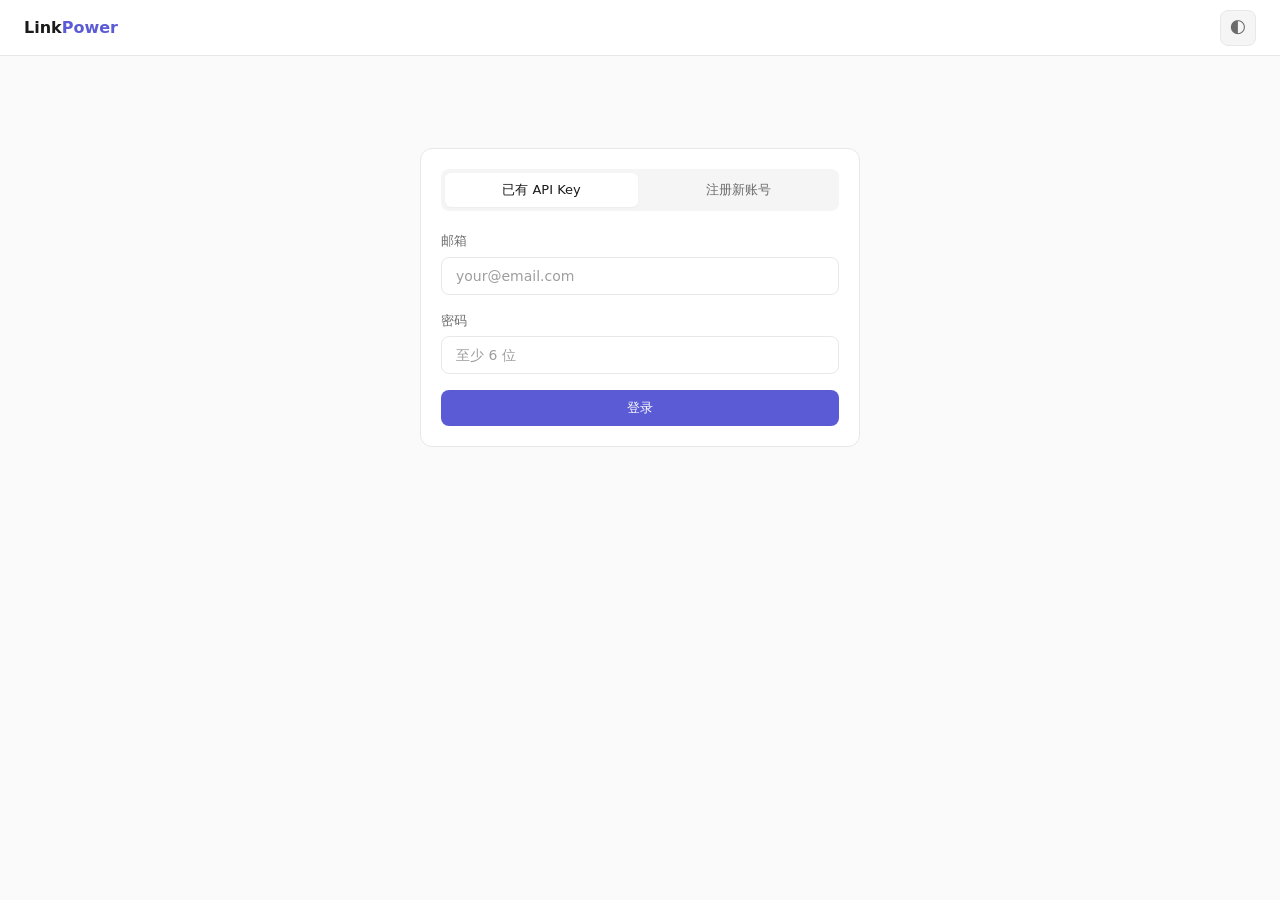
<file: static/dashboard.html>
<!DOCTYPE html>
<html lang="zh-CN" data-theme="light">
<head>
<meta charset="UTF-8">
<meta name="viewport" content="width=device-width,initial-scale=1.0">
<title>LinkPower 用户面板</title>
<link rel="stylesheet" href="/static/css/design-system.css">
<style>
body{background:var(--bg-primary);min-height:100vh}
.navbar{background:var(--bg-card);border-bottom:1px solid var(--border);padding:0 24px;height:56px;display:flex;align-items:center;justify-content:space-between;position:sticky;top:0;z-index:50}
.navbar-brand{font-size:16px;font-weight:700}
.navbar-brand span{color:var(--accent)}
.navbar-links{display:flex;gap:8px}
.container{max-width:860px;margin:0 auto;padding:32px 24px}
</style>
</head>
<body>
<nav class="navbar">
  <a href="/" class="navbar-brand">Link<span>Power</span></a>
  <div class="navbar-links">
    <button class="theme-toggle" onclick="toggleTheme()">🌓</button>
  </div>
</nav>

<div class="container">
  <!-- Auth Section -->
  <div id="authSection">
    <div class="card" style="max-width:440px;margin:60px auto">
      <div class="tabs" id="authTabs">
        <button class="tab active" onclick="swTab('login')">已有 API Key</button>
        <button class="tab" onclick="swTab('register')">注册新账号</button>
      </div>
      <div id="loginPane">
        <div class="form-group"><label class="form-label">邮箱</label><input class="form-input" type="email" id="loginEmail" placeholder="your@email.com"></div>
        <div class="form-group"><label class="form-label">密码</label><input class="form-input" type="password" id="loginPassword" placeholder="至少 6 位"></div>
        <button class="btn btn-primary w-full" id="loginBtn" onclick="doLogin()">登录</button>
        <div class="form-error mt-2 hidden" id="loginError"></div>
      </div>
      <div id="registerPane" class="hidden">
        <div class="form-group"><label class="form-label">用户名</label><input class="form-input" id="regName" placeholder="你的昵称"></div>
        <div class="form-group"><label class="form-label">邮箱</label><input class="form-input" type="email" id="regEmail" placeholder="your@email.com"></div>
        <div class="form-group"><label class="form-label">密码</label><input class="form-input" type="password" id="regPassword" placeholder="至少 6 位"></div>
        <button class="btn btn-primary w-full" id="regBtn" onclick="doRegister()">免费注册</button>
        <div class="form-error mt-2 hidden" id="regError"></div>
      </div>
    </div>
  </div>

  <!-- Dashboard -->
  <div id="dashSection" class="hidden">
    <div class="grid-2 mb-6">
      <div class="stat-card">
        <div class="stat-label">当前余额</div>
        <div class="stat-value" style="font-size:36px" id="dashBalance">—</div>
        <div class="stat-sub" id="dashStatus"></div>
      </div>
      <div class="stat-card">
        <div class="stat-label">API Key</div>
        <div class="stat-value text-mono" style="font-size:15px" id="dashKey" onclick="copyToClipboard(this.textContent).then(()=>showToast('已复制','success'))" title="点击复制">—</div>
        <div class="stat-sub text-muted">点击复制</div>
      </div>
    </div>

    <div class="grid-2 mb-6">
      <div class="card">
        <div class="card-header"><h3>快速接入</h3></div>
        <p class="text-sm text-muted mb-2">API 地址</p>
        <div class="code-block"><div class="code-block-body"><code id="codeUrl">—</code></div></div>
        <p class="text-sm text-muted mb-2 mt-4">Python 示例</p>
        <div class="code-block"><div class="code-block-body"><code id="codePython">—</code></div></div>
      </div>
      <div class="card">
        <div class="card-header"><h3>模型定价</h3></div>
        <div id="modelPricing"></div>
      </div>
    </div>

    <div class="card">
      <div class="card-header"><h3>交易记录</h3></div>
      <div id="txList"><div class="empty-state"><div class="empty-state-desc">暂无交易记录</div></div></div>
    </div>

    <div class="text-center mt-6">
      <button class="btn btn-danger btn-sm" onclick="authApi.logout();location.reload()">退出登录</button>
    </div>
  </div>
</div>

<script src="/static/js/utils.js"></script>
<script src="/static/js/api.js"></script>
<script>
function swTab(t) {
  document.querySelectorAll('#authTabs .tab').forEach(x=>x.classList.remove('active'));
  if(t==='login'){$('loginPane').classList.remove('hidden');$('registerPane').classList.add('hidden');document.querySelector('#authTabs .tab:first-child').classList.add('active')}
  else{$('registerPane').classList.remove('hidden');$('loginPane').classList.add('hidden');document.querySelector('#authTabs .tab:last-child').classList.add('active')}
}

async function doLogin() {
  const e=$('loginEmail').value.trim(),p=$('loginPassword').value;
  if(!e||!e.includes('@')){$('loginError').textContent='请输入有效邮箱';$('loginError').classList.remove('hidden');return}
  if(!p||p.length<6){$('loginError').textContent='密码至少6位';$('loginError').classList.remove('hidden');return}
  $('loginBtn').disabled=true;$('loginBtn').textContent='登录中...';
  try{await authApi.login(e,p);$('loginError').classList.add('hidden');showDashboard()}
  catch(err){$('loginError').textContent=err.message;$('loginError').classList.remove('hidden')}
  finally{$('loginBtn').disabled=false;$('loginBtn').textContent='登录'}
}

async function doRegister() {
  const n=$('regName').value.trim(),e=$('regEmail').value.trim(),p=$('regPassword').value;
  if(!n){$('regError').textContent='请输入用户名';$('regError').classList.remove('hidden');return}
  if(!e||!e.includes('@')){$('regError').textContent='请输入有效邮箱';$('regError').classList.remove('hidden');return}
  if(!p||p.length<6){$('regError').textContent='密码至少6位';$('regError').classList.remove('hidden');return}
  $('regBtn').disabled=true;$('regBtn').textContent='注册中...';
  try{await authApi.register(n,e,p);$('regError').classList.add('hidden');showDashboard();showToast('注册成功！已赠送余额','success')}
  catch(err){$('regError').textContent=err.message;$('regError').classList.remove('hidden')}
  finally{$('regBtn').disabled=false;$('regBtn').textContent='免费注册'}
}

async function showDashboard() {
  $('authSection').classList.add('hidden');$('dashSection').classList.remove('hidden');
  try{
    const d=await userApi.query();
    $('dashBalance').textContent=formatBalance(d.balance);
    $('dashKey').textContent=LP_KEY;
    $('dashStatus').innerHTML=`<span class="badge ${d.is_active?'badge-success':'badge-danger'}">${d.is_active?'正常':'已禁用'}</span>`;
    $('codeUrl').textContent=origin();
    $('codePython').textContent=`import openai\nclient = openai.OpenAI(\n    api_key="${LP_KEY}",\n    base_url="${origin()}/v1"\n)\nresponse = client.chat.completions.create(\n    model="deepseek-chat",\n    messages=[{"role":"user","content":"Hi"}]\n)\nprint(response.choices[0].message.content)`;
    const txns=(d.transactions||[]).slice(0,30);
    if(txns.length){$('txList').innerHTML=`<div class="table-wrap"><table><thead><tr><th>时间</th><th>类型</th><th>金额</th><th>模型</th><th>Token</th></tr></thead><tbody>${txns.map(t=>`<tr><td>${formatDate(t.time)}</td><td><span class="badge ${t.type==='usage'?'badge-danger':'badge-success'}">${escHtml(t.type)}</span></td><td>${formatBalance(t.amount)}</td><td>${escHtml(t.model||'')}</td><td>${formatTokens(t.tokens)}</td></tr>`).join('')}</tbody></table></div>`}
    try{
      const models=await modelApi.list();
      if(models.length){$('modelPricing').innerHTML=models.map(m=>`<div class="flex justify-between items-center py-1" style="border-bottom:1px solid var(--border-light)"><span class="text-sm">${escHtml(m.id)}</span><span class="badge badge-accent">¥${m.price_per_1m_input||'—'}/1M</span></div>`).join('')}
    }catch{}
  }catch(e){showToast('加载失败: '+e.message,'error')}
}

if(isLoggedIn()) showDashboard();
</script>
</body>
</html>
</file>
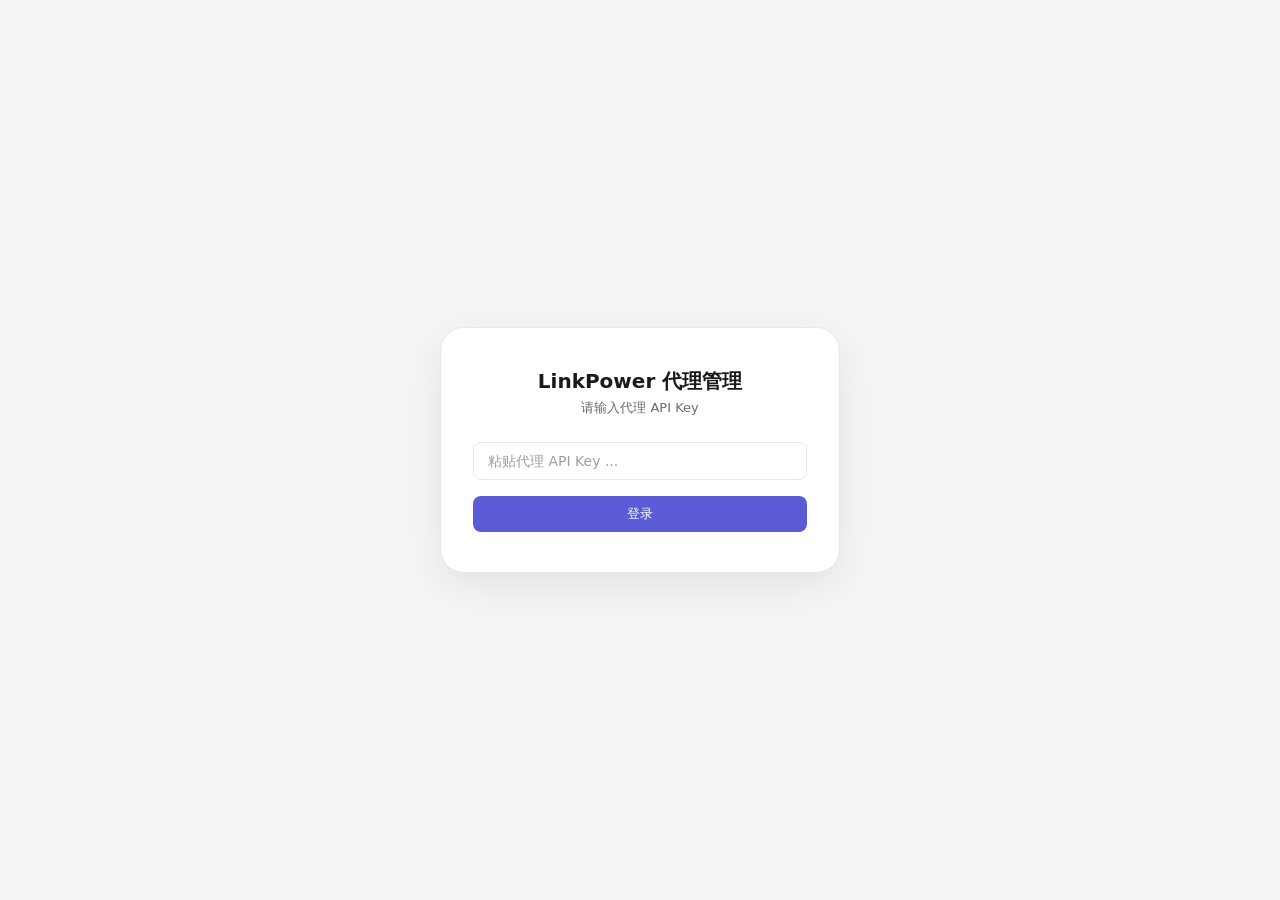
<file: static/reseller.html>
<!DOCTYPE html>
<html lang="zh-CN" data-theme="dark">
<head>
<meta charset="UTF-8">
<meta name="viewport" content="width=device-width,initial-scale=1.0">
<title>LinkPower 代理管理</title>
<link rel="stylesheet" href="/static/css/design-system.css">
<style>
body{background:var(--bg-primary);min-height:100vh}
#loginScreen{display:flex;align-items:center;justify-content:center;height:100vh;background:var(--bg-secondary)}
.login-card{background:var(--bg-card);border:1px solid var(--border);border-radius:var(--radius-2xl);padding:40px 32px;width:400px;max-width:90vw;text-align:center;box-shadow:var(--shadow-lg)}
.login-card h1{font-size:20px;margin-bottom:4px}
.login-card .sub{font-size:13px;color:var(--text-secondary);margin-bottom:24px}
#dash{display:none}
.navbar{background:var(--bg-card);border-bottom:1px solid var(--border);padding:0 24px;height:56px;display:flex;align-items:center;justify-content:space-between;position:sticky;top:0;z-index:50}
.navbar-brand{font-size:16px;font-weight:700}
.navbar-brand span{color:var(--accent)}
.container{max-width:960px;margin:0 auto;padding:32px 24px}
</style>
</head>
<body>

<div id="loginScreen">
  <div class="login-card">
    <h1>LinkPower 代理管理</h1>
    <p class="sub">请输入代理 API Key</p>
    <div class="form-group"><input class="form-input" type="password" id="loginKey" placeholder="粘贴代理 API Key ..."></div>
    <button class="btn btn-primary w-full" id="loginBtn" onclick="resellerLogin()">登录</button>
    <div class="form-error mt-2 hidden" id="loginError"></div>
  </div>
</div>

<div id="dash">
  <nav class="navbar">
    <span class="navbar-brand">Link<span>Power</span> - 代理</span>
    <button class="theme-toggle" onclick="toggleTheme()">🌓</button>
  </nav>
  <div class="container">
    <div class="stat-grid mb-6">
      <div class="stat-card"><div class="stat-label">子用户数</div><div class="stat-value" id="statUsers">—</div><div class="stat-sub" id="statActive"></div></div>
      <div class="stat-card"><div class="stat-label">总余额</div><div class="stat-value" id="statBalance">—</div></div>
      <div class="stat-card"><div class="stat-label">今日消耗</div><div class="stat-value" id="statTodayRev">—</div><div class="stat-sub" id="statTodayTokens"></div></div>
    </div>

    <h2 class="heading-md mb-4">子用户列表</h2>
    <div class="card mb-6">
      <div class="flex gap-3 mb-4"><input class="form-input" style="max-width:240px" id="userSearch" placeholder="搜索用户..." oninput="renderUsers()"></div>
      <div class="table-wrap"><table><thead><tr><th>用户名</th><th>API Key</th><th>余额</th><th>状态</th><th>注册时间</th></tr></thead><tbody id="userList"><tr><td colspan="5"><div class="empty-state"><div class="empty-state-desc">加载中...</div></div></td></tr></tbody></table></div>
    </div>

    <h2 class="heading-md mb-4">充值</h2>
    <div class="card" style="max-width:520px">
      <div class="form-group"><label class="form-label">用户 API Key</label><input class="form-input" id="topKey" placeholder="sk-xxx..."></div>
      <div class="form-group"><label class="form-label">金额（元）</label><input class="form-input" type="number" id="topAmt" value="10" step="1"></div>
      <button class="btn btn-primary" onclick="doTopUp()">确认充值</button>
      <div class="form-error mt-2 hidden" id="topErr"></div>
      <div class="form-hint mt-2 hidden" style="color:var(--success)" id="topOk"></div>
    </div>
  </div>
</div>

<script src="/static/js/utils.js"></script>
<script src="/static/js/api.js"></script>
<script>
let RESELLER_KEY = '';
let allUsers = [];

async function resellerLogin() {
  const key = $('loginKey').value.trim();
  if(!key){$('loginError').textContent='请输入代理 Key';$('loginError').classList.remove('hidden');return}
  RESELLER_KEY = key;
  $('loginBtn').disabled=true;$('loginBtn').textContent='验证中...';
  try{await resellerApi.verify();$('loginScreen').style.display='none';$('dash').style.display='block';loadAll()}
  catch(e){$('loginError').textContent=e.message;$('loginError').classList.remove('hidden');}
  finally{$('loginBtn').disabled=false;$('loginBtn').textContent='登录'}
}

async function loadAll() {
  try{const s=await resellerApi.getStats();$('statUsers').textContent=s.user_count;$('statActive').textContent=`活跃: ${s.active_users}`;$('statBalance').textContent=formatBalance(s.total_balance);$('statTodayRev').textContent=formatBalance(s.today_revenue);$('statTodayTokens').textContent=formatTokens(s.today_tokens)}
  catch(e){showToast('加载统计失败: '+e.message,'error')}
  try{const d=await resellerApi.getUsers();allUsers=d.users||[];renderUsers()}
  catch(e){showToast('加载用户失败: '+e.message,'error')}
}

function renderUsers() {
  const q=($('userSearch')?.value||'').toLowerCase();
  let users=allUsers;
  if(q) users=users.filter(u=>(u.name||'').toLowerCase().includes(q)||(u.api_key||'').toLowerCase().includes(q));
  if(!users.length){$('userList').innerHTML='<tr><td colspan="5"><div class="empty-state"><div class="empty-state-desc">暂无用户</div></div></td></tr>';return}
  $('userList').innerHTML=users.map(u=>`<tr><td>${escHtml(u.name)}</td><td class="text-mono">${shortKey(u.api_key,14)}</td><td>${formatBalance(u.balance)}</td><td><span class="badge ${u.is_active?'badge-success':'badge-danger'}">${u.is_active?'启用':'禁用'}</span></td><td>${formatDate(u.created_at)}</td></tr>`).join('');
}

async function doTopUp() {
  const key=$('topKey').value.trim(),amt=parseFloat($('topAmt').value);
  if(!key){$('topErr').textContent='请输入用户 Key';$('topErr').classList.remove('hidden');return}
  if(!amt||amt<=0){$('topErr').textContent='金额必须大于 0';$('topErr').classList.remove('hidden');return}
  try{const d=await resellerApi.topUp(key,amt);$('topErr').classList.add('hidden');$('topOk').textContent=`充值成功！${escHtml(d.name)} 余额: ${formatBalance(d.balance)}`;$('topOk').classList.remove('hidden');loadAll()}
  catch(e){$('topErr').textContent=e.message;$('topErr').classList.remove('hidden');$('topOk').classList.add('hidden')}
}
</script>
</body>
</html>
</file>
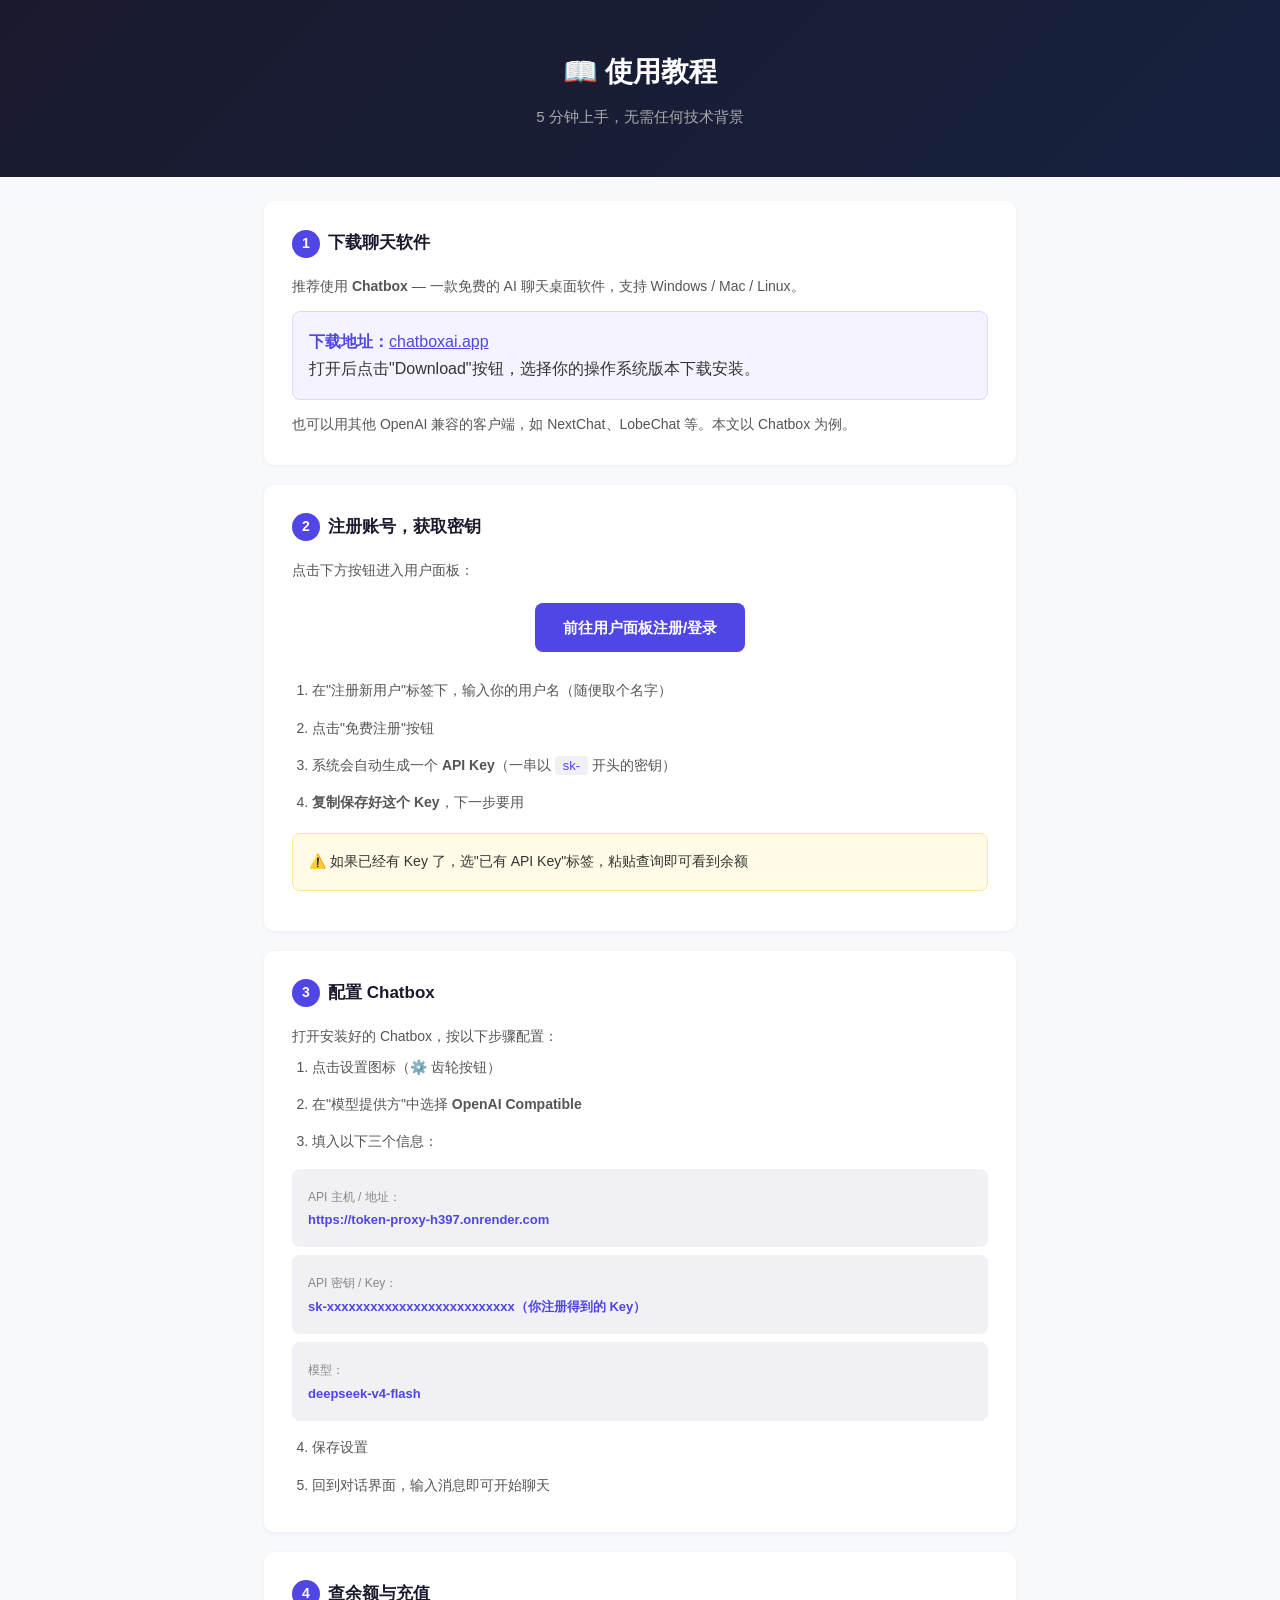
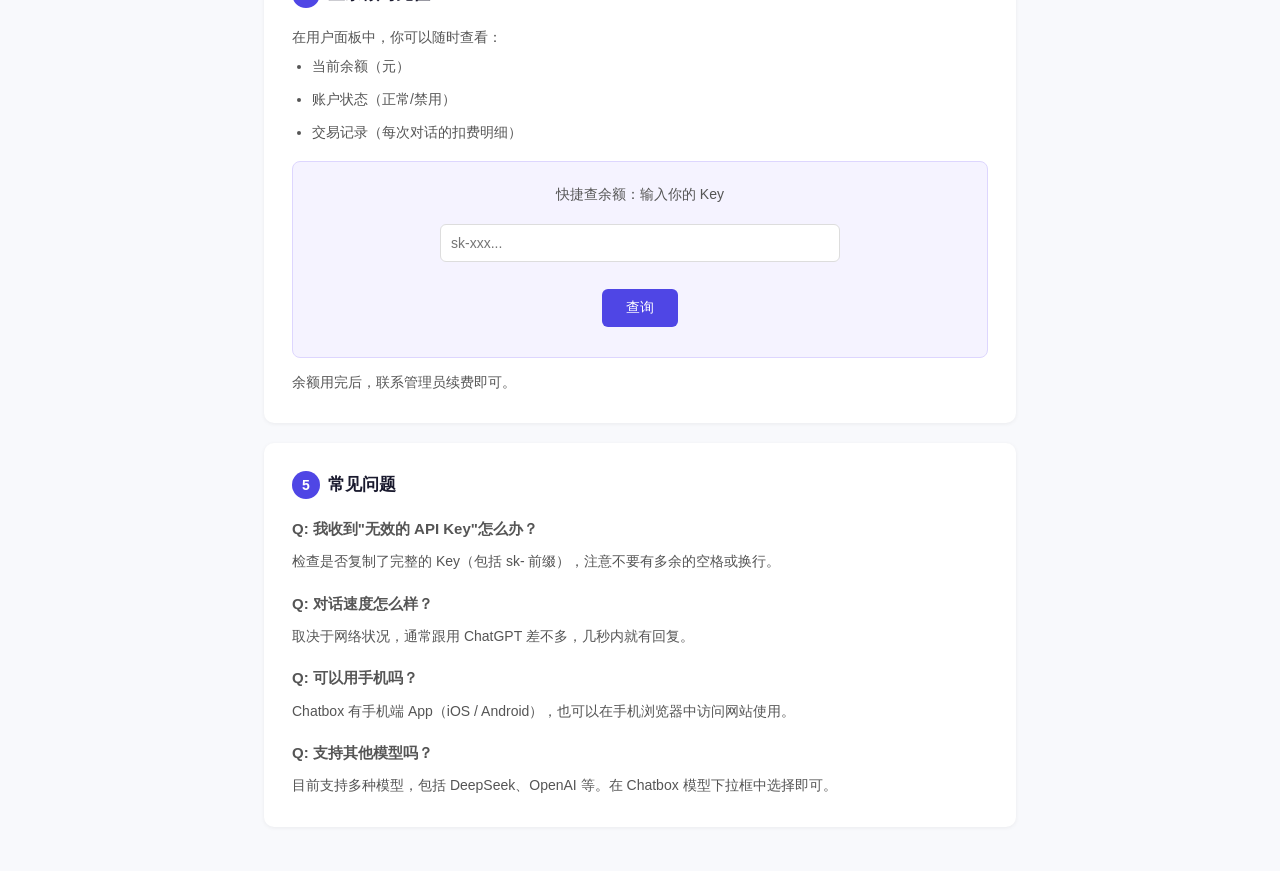
<file: static/user.html>
<!DOCTYPE html>
<html lang="zh-CN">
<head>
<meta charset="UTF-8">
<meta name="viewport" content="width=device-width, initial-scale=1.0">
<title>使用教程 - AI 智能对话</title>
<style>
*{margin:0;padding:0;box-sizing:border-box;font-family:-apple-system,BlinkMacSystemFont,sans-serif}
body{background:#f8f9fc;color:#333;line-height:1.7}
header{background:linear-gradient(135deg,#1a1a2e,#16213e);color:#fff;padding:48px 24px;text-align:center}
header h1{font-size:28px;margin-bottom:8px}
header p{color:#aaa;font-size:15px}
main{max-width:800px;margin:0 auto;padding:24px}

.card{background:#fff;border-radius:10px;padding:28px;margin-bottom:20px;box-shadow:0 1px 4px rgba(0,0,0,.06)}
.card h2{font-size:17px;margin-bottom:16px;color:#1a1a2e;display:flex;align-items:center;gap:8px}
.card h2 .step{display:inline-flex;align-items:center;justify-content:center;width:28px;height:28px;background:#4f46e5;color:#fff;border-radius:50%;font-size:14px;font-weight:700;flex-shrink:0}
.card h3{font-size:15px;margin:16px 0 8px;color:#555}
.card p,.card li{font-size:14px;color:#555;line-height:1.8}

code{background:#f0f0f5;padding:2px 8px;border-radius:4px;font-size:13px;color:#4f46e5;word-break:break-all}
pre{background:#1a1a2e;color:#e0e0e0;padding:16px;border-radius:8px;overflow-x:auto;font-size:13px;line-height:1.6;margin:12px 0}
.highlight-box{background:#f5f3ff;border:1px solid #ddd6fe;border-radius:8px;padding:16px;margin:12px 0}
.highlight-box strong{color:#4f46e5}
.warn-box{background:#fffbe6;border:1px solid #ffe58f;border-radius:8px;padding:16px;margin:12px 0;font-size:14px}
.code-block{background:#f0f0f5;border-radius:8px;padding:16px;font-family:monospace;font-size:13px;line-height:1.8;word-break:break-all;margin:8px 0}
.code-block .label{color:#888;font-size:12px}
.code-block .val{color:#4f46e5;font-weight:600}
.balance-box{background:#f5f3ff;border:1px solid #ddd6fe;border-radius:8px;padding:20px;text-align:center;margin:12px 0}
.balance-box input{width:100%;max-width:400px;padding:10px;border:1px solid #ddd;border-radius:6px;font-size:14px;margin-top:8px}
.copy-btn{padding:6px 14px;background:#4f46e5;color:#fff;border:none;border-radius:6px;cursor:pointer;font-size:13px}
.ol{list-style:none;counter-reset:item;padding-left:0}
.ol li{counter-increment:item;padding:8px 0 8px 36px;position:relative;font-size:14px;line-height:1.6}
.ol li::before{content:counter(item);position:absolute;left:0;top:8px;width:24px;height:24px;background:#4f46e5;color:#fff;border-radius:50%;display:flex;align-items:center;justify-content:center;font-size:12px;font-weight:700}
ol.custom{padding-left:20px;font-size:14px}
ol.custom li{padding:6px 0}
.screenshot-box{background:#f0f0f5;border-radius:8px;padding:48px 24px;text-align:center;margin:16px 0;border:2px dashed #ddd;color:#888;font-size:15px}
ul{padding-left:20px;font-size:14px}
ul li{padding:4px 0}
.btn{display:inline-block;background:#4f46e5;color:#fff;padding:12px 28px;border-radius:8px;text-decoration:none;font-size:15px;font-weight:600}
.btn:hover{background:#4338ca}
.center{text-align:center;margin:20px 0}
</style>
</head>
<body>
<header>
  <h1>📖 使用教程</h1>
  <p>5 分钟上手，无需任何技术背景</p>
</header>
<main>
  <div class="card">
    <h2><span class="step">1</span>下载聊天软件</h2>
    <p>推荐使用 <strong>Chatbox</strong> — 一款免费的 AI 聊天桌面软件，支持 Windows / Mac / Linux。</p>
    <div class="highlight-box">
      <strong>下载地址：</strong><a href="https://chatboxai.app" target="_blank" style="color:#4f46e5">chatboxai.app</a><br>
      打开后点击"Download"按钮，选择你的操作系统版本下载安装。
    </div>
    <p>也可以用其他 OpenAI 兼容的客户端，如 NextChat、LobeChat 等。本文以 Chatbox 为例。</p>
  </div>

  <div class="card">
    <h2><span class="step">2</span>注册账号，获取密钥</h2>
    <p>点击下方按钮进入用户面板：</p>
    <div class="center"><a href="/dashboard" class="btn">前往用户面板注册/登录</a></div>
    <ol class="custom">
      <li>在"注册新用户"标签下，输入你的用户名（随便取个名字）</li>
      <li>点击"免费注册"按钮</li>
      <li>系统会自动生成一个 <strong>API Key</strong>（一串以 <code>sk-</code> 开头的密钥）</li>
      <li><strong>复制保存好这个 Key</strong>，下一步要用</li>
    </ol>
    <div class="warn-box">
      ⚠️ 如果已经有 Key 了，选"已有 API Key"标签，粘贴查询即可看到余额
    </div>
  </div>

  <div class="card">
    <h2><span class="step">3</span>配置 Chatbox</h2>
    <p>打开安装好的 Chatbox，按以下步骤配置：</p>
    <ol class="custom">
      <li>点击设置图标（⚙️ 齿轮按钮）</li>
      <li>在"模型提供方"中选择 <strong>OpenAI Compatible</strong></li>
      <li>填入以下三个信息：</li>
    </ol>
    <div class="code-block">
      <div><span class="label">API 主机 / 地址：</span></div>
      <div class="val">https://token-proxy-h397.onrender.com</div>
    </div>
    <div class="code-block">
      <div><span class="label">API 密钥 / Key：</span></div>
      <div class="val">sk-xxxxxxxxxxxxxxxxxxxxxxxxxx（你注册得到的 Key）</div>
    </div>
    <div class="code-block">
      <div><span class="label">模型：</span></div>
      <div class="val">deepseek-v4-flash</div>
    </div>
    <ol class="custom" start="4">
      <li>保存设置</li>
      <li>回到对话界面，输入消息即可开始聊天</li>
    </ol>
  </div>

  <div class="card">
    <h2><span class="step">4</span>查余额与充值</h2>
    <p>在用户面板中，你可以随时查看：</p>
    <ul>
      <li>当前余额（元）</li>
      <li>账户状态（正常/禁用）</li>
      <li>交易记录（每次对话的扣费明细）</li>
    </ul>
    <div class="balance-box">
      <p style="margin-bottom:8px">快捷查余额：输入你的 Key</p>
      <input type="text" id="balanceKey" placeholder="sk-xxx..." />
      <br/><br/>
      <button class="copy-btn" onclick="checkBalance()" style="padding:10px 24px;font-size:14px">查询</button>
      <div id="balanceResult" style="margin-top:10px;font-size:13px;color:#666"></div>
    </div>
    <p>余额用完后，联系管理员续费即可。</p>
  </div>

  <div class="card">
    <h2><span class="step">5</span>常见问题</h2>
    <h3>Q: 我收到"无效的 API Key"怎么办？</h3>
    <p>检查是否复制了完整的 Key（包括 sk- 前缀），注意不要有多余的空格或换行。</p>
    <h3>Q: 对话速度怎么样？</h3>
    <p>取决于网络状况，通常跟用 ChatGPT 差不多，几秒内就有回复。</p>
    <h3>Q: 可以用手机吗？</h3>
    <p>Chatbox 有手机端 App（iOS / Android），也可以在手机浏览器中访问网站使用。</p>
    <h3>Q: 支持其他模型吗？</h3>
    <p>目前支持多种模型，包括 DeepSeek、OpenAI 等。在 Chatbox 模型下拉框中选择即可。</p>
  </div>
</main>
<script>
function checkBalance() {
  var key = document.getElementById("balanceKey").value.trim();
  var el = document.getElementById("balanceResult");
  if (!key) { el.textContent = "请输入 API Key"; return; }
  var origin = window.location.origin;
  fetch(origin + "/v1/balance", {headers: {"Authorization": "Bearer " + key}})
    .then(function(r){ return r.json(); })
    .then(function(d){
      if (d.name) el.innerHTML = "用户: <strong>" + d.name + "</strong> | 余额: <strong>" + d.balance.toFixed(4) + "</strong> 元";
      else el.textContent = "无效的 API Key";
    }).catch(function(){ el.textContent = "查询失败"; });
}
</script>
</body>
</html>
</file>
<file: static/css/design-system.css>
/* ============================================================
   LinkPower Design System v2.0
   Minimalist clean style — Notion/Linear aesthetic
   Light + Dark mode | Responsive | No dependencies
   ============================================================ */

/* ── CSS Custom Properties ──────────────────────────────── */
:root {
  /* Colors — Light */
  --bg-primary: #fafafa;
  --bg-secondary: #f5f5f5;
  --bg-card: #ffffff;
  --bg-hover: #f0f0f0;
  --text-primary: #1a1a1a;
  --text-secondary: #6b6b6b;
  --text-tertiary: #9e9e9e;
  --border: #e8e8e8;
  --border-light: #f0f0f0;
  --shadow-sm: 0 1px 2px rgba(0,0,0,.04);
  --shadow-md: 0 4px 12px rgba(0,0,0,.06);
  --shadow-lg: 0 12px 40px rgba(0,0,0,.08);
  --accent: #5b5bd6;
  --accent-hover: #4a4ac0;
  --accent-light: #eaeaf8;
  --accent-text: #5b5bd6;
  --success: #16a34a;
  --success-light: #dcfce7;
  --warning: #d97706;
  --warning-light: #fef3c7;
  --danger: #dc2626;
  --danger-light: #fef2f2;
  --radius-sm: 6px;
  --radius: 8px;
  --radius-lg: 12px;
  --radius-xl: 16px;
  --radius-2xl: 24px;
  --font: -apple-system, BlinkMacSystemFont, "SF Pro Text", "Segoe UI", system-ui, sans-serif;
  --font-mono: "SF Mono", "Cascadia Code", "Fira Code", "JetBrains Mono", monospace;
  --transition: 150ms ease;
  --transition-slow: 300ms cubic-bezier(.22,1,.36,1);
}

/* Dark mode */
[data-theme="dark"] {
  --bg-primary: #0d0d0d;
  --bg-secondary: #141414;
  --bg-card: #1a1a1a;
  --bg-hover: #242424;
  --text-primary: #e8e8e8;
  --text-secondary: #999999;
  --text-tertiary: #666666;
  --border: #2a2a2a;
  --border-light: #222222;
  --shadow-sm: 0 1px 2px rgba(0,0,0,.2);
  --shadow-md: 0 4px 12px rgba(0,0,0,.3);
  --shadow-lg: 0 12px 40px rgba(0,0,0,.4);
  --accent: #7c7cf0;
  --accent-hover: #9191f5;
  --accent-light: #1e1e3a;
  --accent-text: #9191f5;
  --success: #22c55e;
  --success-light: #052e16;
  --warning: #f59e0b;
  --warning-light: #3d2e00;
  --danger: #ef4444;
  --danger-light: #2d0d0d;
}

/* ── Reset ──────────────────────────────────────────────── */
*,*::before,*::after{box-sizing:border-box}
html{font-size:16px;-webkit-text-size-adjust:100%;-webkit-font-smoothing:antialiased}
body{margin:0;font-family:var(--font);background:var(--bg-primary);color:var(--text-primary);line-height:1.5;min-height:100vh}
h1,h2,h3,h4,h5,h6{margin:0;font-weight:600;line-height:1.3}
p{margin:0}
a{color:var(--accent-text);text-decoration:none}
a:hover{text-decoration:underline}
img{max-width:100%;display:block}
button{cursor:pointer;font-family:inherit}
input,textarea,select{font-family:inherit;font-size:inherit}
ul,ol{padding-left:1.5em;margin:0}
code,pre{font-family:var(--font-mono)}

/* ── Layout ─────────────────────────────────────────────── */
.container{max-width:1200px;margin:0 auto;padding:0 24px}
.container-sm{max-width:820px;margin:0 auto;padding:0 24px}
.flex{display:flex}
.flex-col{display:flex;flex-direction:column}
.flex-1{flex:1}
.items-center{align-items:center}
.justify-center{justify-content:center}
.justify-between{justify-content:space-between}
.gap-2{gap:8px}
.gap-3{gap:12px}
.gap-4{gap:16px}
.gap-5{gap:20px}
.gap-6{gap:24px}
.gap-8{gap:32px}
.grid{display:grid}
.grid-2{grid-template-columns:repeat(2,1fr);gap:16px}
.grid-3{grid-template-columns:repeat(3,1fr);gap:16px}
.grid-4{grid-template-columns:repeat(4,1fr);gap:16px}
.grid-auto{grid-template-columns:repeat(auto-fit,minmax(200px,1fr));gap:16px}
@media(max-width:768px){.grid-2,.grid-3,.grid-4{grid-template-columns:1fr}}

/* ── Typography ─────────────────────────────────────────── */
.heading-xl{font-size:36px;font-weight:800;letter-spacing:-0.5px}
.heading-lg{font-size:26px;font-weight:700;letter-spacing:-0.3px}
.heading-md{font-size:18px;font-weight:600}
.heading-sm{font-size:15px;font-weight:600}
.text-body{font-size:14px;line-height:1.6}
.text-sm{font-size:13px;line-height:1.5}
.text-xs{font-size:12px;line-height:1.4}
.text-muted{color:var(--text-secondary)}
.text-mono{font-family:var(--font-mono);font-size:13px}
.text-center{text-align:center}
.text-right{text-align:right}
.truncate{overflow:hidden;text-overflow:ellipsis;white-space:nowrap}

/* ── Buttons ────────────────────────────────────────────── */
.btn{display:inline-flex;align-items:center;justify-content:center;gap:6px;padding:8px 16px;font-size:13px;font-weight:500;border:1px solid transparent;border-radius:var(--radius);transition:all var(--transition);white-space:nowrap;line-height:1.4}
.btn:disabled{opacity:.45;cursor:not-allowed;pointer-events:none}
.btn svg{width:16px;height:16px;flex-shrink:0}
.btn-primary{background:var(--accent);color:#fff}
.btn-primary:hover{background:var(--accent-hover);box-shadow:var(--shadow-md)}
.btn-secondary{background:var(--bg-card);color:var(--text-primary);border-color:var(--border)}
.btn-secondary:hover{background:var(--bg-hover);border-color:var(--text-tertiary)}
.btn-ghost{background:transparent;color:var(--text-secondary)}
.btn-ghost:hover{background:var(--bg-hover);color:var(--text-primary)}
.btn-danger{background:var(--danger);color:#fff}
.btn-danger:hover{background:#b91c1c}
.btn-success{background:var(--success);color:#fff}
.btn-success:hover{background:#15803d}
.btn-sm{padding:5px 10px;font-size:12px;border-radius:var(--radius-sm)}
.btn-lg{padding:12px 24px;font-size:15px;border-radius:var(--radius-lg)}
.btn-icon{width:36px;height:36px;padding:0;border-radius:var(--radius)}

/* ── Cards ──────────────────────────────────────────────── */
.card{background:var(--bg-card);border:1px solid var(--border);border-radius:var(--radius-lg);padding:20px}
.card-hover{transition:all var(--transition-slow)}
.card-hover:hover{border-color:var(--accent);box-shadow:var(--shadow-md);transform:translateY(-2px)}
.card-header{padding:0 0 16px;border-bottom:1px solid var(--border-light);margin-bottom:16px}
.card-header h3{font-size:15px;font-weight:600;margin:0}

/* ── Forms ──────────────────────────────────────────────── */
.form-group{margin-bottom:16px}
.form-label{display:block;font-size:13px;font-weight:500;color:var(--text-secondary);margin-bottom:6px}
.form-input,.form-select,.form-textarea{width:100%;padding:10px 14px;background:var(--bg-card);border:1.5px solid var(--border);border-radius:var(--radius);color:var(--text-primary);font-size:14px;outline:none;transition:border-color var(--transition),box-shadow var(--transition)}
.form-input:focus,.form-select:focus,.form-textarea:focus{border-color:var(--accent);box-shadow:0 0 0 3px var(--accent-light)}
.form-input::placeholder{color:var(--text-tertiary)}
.form-textarea{resize:vertical;min-height:80px;line-height:1.6}
.form-select{appearance:none;background-image:url("data:image/svg+xml,%3Csvg width='12' height='8' xmlns='http://www.w3.org/2000/svg'%3E%3Cpath d='M1 1l5 5 5-5' stroke='%23999' stroke-width='1.5' fill='none'/%3E%3C/svg%3E");background-repeat:no-repeat;background-position:right 12px center;padding-right:36px}
.form-hint{font-size:12px;color:var(--text-tertiary);margin-top:4px}
.form-error{font-size:12px;color:var(--danger);margin-top:4px}
.form-row{display:grid;grid-template-columns:1fr 1fr;gap:16px}
@media(max-width:600px){.form-row{grid-template-columns:1fr}}

/* ── Badges ─────────────────────────────────────────────── */
.badge{display:inline-flex;align-items:center;gap:4px;padding:3px 10px;border-radius:12px;font-size:12px;font-weight:500;line-height:1.4}
.badge-success{background:var(--success-light);color:var(--success)}
.badge-warning{background:var(--warning-light);color:var(--warning)}
.badge-danger{background:var(--danger-light);color:var(--danger)}
.badge-accent{background:var(--accent-light);color:var(--accent-text)}
.badge-neutral{background:var(--bg-secondary);color:var(--text-secondary)}
.badge-dot{width:6px;height:6px;border-radius:50%;display:inline-block;flex-shrink:0}
.badge-dot.green{background:var(--success)}
.badge-dot.red{background:var(--danger)}
.badge-dot.yellow{background:var(--warning)}

/* ── Toast ──────────────────────────────────────────────── */
.toast-container{position:fixed;top:20px;right:20px;z-index:9999;display:flex;flex-direction:column;gap:8px;pointer-events:none}
.toast{display:flex;align-items:center;gap:10px;padding:12px 18px;background:var(--bg-card);border:1px solid var(--border);border-radius:var(--radius-lg);box-shadow:var(--shadow-lg);font-size:13px;color:var(--text-primary);max-width:360px;animation:toast-in .3s cubic-bezier(.22,1,.36,1);pointer-events:auto}
.toast-success{border-color:var(--success);border-left:3px solid var(--success)}
.toast-error{border-color:var(--danger);border-left:3px solid var(--danger)}
.toast-warning{border-color:var(--warning);border-left:3px solid var(--warning)}
.toast-icon{font-size:16px;flex-shrink:0}
.toast-close{background:none;border:none;color:var(--text-tertiary);cursor:pointer;padding:2px;font-size:14px;margin-left:auto;flex-shrink:0}
.toast-close:hover{color:var(--text-primary)}
@keyframes toast-in{from{opacity:0;transform:translateX(100%)}to{opacity:1;transform:translateX(0)}}

/* ── Modal ──────────────────────────────────────────────── */
.modal-overlay{position:fixed;inset:0;z-index:1000;background:rgba(0,0,0,.4);display:flex;align-items:center;justify-content:center;animation:fade-in .2s ease;padding:24px}
.modal{background:var(--bg-card);border:1px solid var(--border);border-radius:var(--radius-2xl);padding:24px;max-width:560px;width:100%;max-height:85vh;overflow-y:auto;box-shadow:var(--shadow-lg);animation:scale-in .25s cubic-bezier(.22,1,.36,1)}
.modal-header{display:flex;align-items:center;justify-content:space-between;margin-bottom:20px}
.modal-header h2{font-size:17px;font-weight:600}
.modal-close{background:none;border:none;color:var(--text-tertiary);cursor:pointer;font-size:20px;padding:4px;border-radius:var(--radius-sm);line-height:1}
.modal-close:hover{background:var(--bg-hover);color:var(--text-primary)}
@keyframes fade-in{from{opacity:0}to{opacity:1}}
@keyframes scale-in{from{opacity:0;transform:scale(.95)}to{opacity:1;transform:scale(1)}}

/* ── Skeleton ───────────────────────────────────────────── */
.skeleton{background:linear-gradient(90deg,var(--border-light) 25%,var(--border) 50%,var(--border-light) 75%);background-size:200% 100%;animation:skeleton-shimmer 1.5s infinite;border-radius:var(--radius)}
.skeleton-text{height:14px;margin-bottom:8px;width:80%}
.skeleton-text:last-child{width:50%}
.skeleton-card{height:80px}
.skeleton-avatar{width:40px;height:40px;border-radius:50%}
@keyframes skeleton-shimmer{0%{background-position:-200% 0}100%{background-position:200% 0}}

/* ── Empty State ────────────────────────────────────────── */
.empty-state{text-align:center;padding:48px 24px;color:var(--text-tertiary)}
.empty-state-icon{font-size:48px;margin-bottom:12px;opacity:.3}
.empty-state-title{font-size:15px;font-weight:600;color:var(--text-secondary);margin-bottom:4px}
.empty-state-desc{font-size:13px;max-width:320px;margin:0 auto;line-height:1.5}
.empty-state-action{margin-top:16px}

/* ── Tables ─────────────────────────────────────────────── */
.table-wrap{overflow-x:auto}
table{width:100%;border-collapse:collapse;font-size:13px}
thead th{padding:10px 12px;text-align:left;color:var(--text-secondary);font-weight:500;font-size:12px;text-transform:uppercase;letter-spacing:.5px;border-bottom:1px solid var(--border);white-space:nowrap}
tbody td{padding:10px 12px;border-bottom:1px solid var(--border-light)}
tbody tr:hover{background:var(--bg-hover)}
.table-mono{font-family:var(--font-mono);font-size:12px}

/* ── Stat Cards ─────────────────────────────────────────── */
.stat-grid{display:grid;grid-template-columns:repeat(auto-fit,minmax(160px,1fr));gap:16px}
.stat-card{padding:18px 20px;background:var(--bg-card);border:1px solid var(--border);border-radius:var(--radius-lg)}
.stat-label{font-size:12px;color:var(--text-tertiary);text-transform:uppercase;letter-spacing:.5px;margin-bottom:4px;font-weight:500}
.stat-value{font-size:28px;font-weight:700;line-height:1.1}
.stat-sub{font-size:12px;color:var(--text-secondary);margin-top:4px}

/* ── Tabs ───────────────────────────────────────────────── */
.tabs{display:flex;gap:4px;padding:4px;background:var(--bg-secondary);border-radius:var(--radius);margin-bottom:20px}
.tab{flex:1;padding:8px 16px;background:none;border:none;border-radius:6px;color:var(--text-secondary);font-size:13px;font-weight:500;cursor:pointer;transition:all var(--transition);text-align:center}
.tab:hover{color:var(--text-primary)}
.tab.active{background:var(--bg-card);color:var(--text-primary);box-shadow:var(--shadow-sm)}

/* ── Navigation Bar ─────────────────────────────────────── */
.navbar{display:flex;align-items:center;height:56px;padding:0 20px;background:var(--bg-card);border-bottom:1px solid var(--border);position:sticky;top:0;z-index:100;gap:16px}
.navbar-brand{font-size:16px;font-weight:700;color:var(--text-primary);white-space:nowrap}
.navbar-brand span{color:var(--accent)}
.navbar-center{flex:1;display:flex;align-items:center;justify-content:center;gap:12px}
.navbar-right{display:flex;align-items:center;gap:8px;flex-shrink:0}

/* ── Sidebar ────────────────────────────────────────────── */
.sidebar{width:260px;background:var(--bg-card);border-right:1px solid var(--border);display:flex;flex-direction:column;overflow:hidden;flex-shrink:0;height:100%}
.sidebar-header{padding:12px;border-bottom:1px solid var(--border-light)}
.sidebar-body{flex:1;overflow-y:auto;padding:8px}
.sidebar-item{display:flex;align-items:center;gap:8px;padding:8px 10px;border-radius:var(--radius);cursor:pointer;font-size:13px;color:var(--text-secondary);transition:all var(--transition);margin-bottom:1px}
.sidebar-item:hover{background:var(--bg-hover);color:var(--text-primary)}
.sidebar-item.active{background:var(--accent-light);color:var(--accent-text);font-weight:500}
.sidebar-item-icon{font-size:16px;flex-shrink:0;width:20px;text-align:center}
.sidebar-item-text{flex:1;overflow:hidden;text-overflow:ellipsis;white-space:nowrap}
.sidebar-section-title{font-size:11px;color:var(--text-tertiary);text-transform:uppercase;letter-spacing:1px;padding:16px 12px 6px;font-weight:600}
@media(max-width:768px){.sidebar{position:fixed;left:0;top:56px;bottom:0;z-index:50;transform:translateX(-100%);transition:transform var(--transition-slow)}.sidebar.open{transform:translateX(0)}}

/* ── Search ─────────────────────────────────────────────── */
.search-input{width:100%;padding:8px 12px;background:var(--bg-secondary);border:1px solid transparent;border-radius:var(--radius);color:var(--text-primary);font-size:13px;outline:none}
.search-input:focus{background:var(--bg-card);border-color:var(--accent)}

/* ── Chat ──────────────────────────────────────────────── */
.msg-list{flex:1;overflow-y:auto;padding:20px 0;scroll-behavior:smooth}
.msg-row{display:flex;gap:10px;padding:0 16px;margin-bottom:6px;max-width:820px;margin-left:auto;margin-right:auto;animation:fade-in .25s ease}
.msg-row.user{flex-direction:row-reverse}
.msg-avatar{width:30px;height:30px;border-radius:var(--radius);display:flex;align-items:center;justify-content:center;font-size:12px;font-weight:600;flex-shrink:0;margin-top:4px}
.msg-avatar.user{background:var(--accent);color:#fff}
.msg-avatar.ai{background:var(--bg-card);border:1px solid var(--border);color:var(--text-secondary)}
.msg-bubble{padding:12px 18px;border-radius:6px 16px 16px 16px;font-size:14px;line-height:1.7;max-width:78%;word-break:break-word;background:var(--bg-card);border:1px solid var(--border-light)}
.msg-row.user .msg-bubble{background:var(--accent);color:#fff;border:none;border-radius:16px 6px 16px 16px}
.msg-bubble pre{background:var(--bg-secondary);border-radius:var(--radius);padding:12px 16px;overflow-x:auto;margin:8px 0;font-size:13px;position:relative}
.msg-bubble code{font-family:var(--font-mono);font-size:13px;background:var(--bg-secondary);padding:1px 5px;border-radius:4px}
.msg-bubble pre code{background:none;padding:0}
.msg-meta{display:flex;gap:10px;font-size:11px;color:var(--text-tertiary);margin-top:4px;flex-wrap:wrap}

/* ── File Upload ────────────────────────────────────────── */
.upload-zone{border:2px dashed var(--border);border-radius:var(--radius-lg);padding:32px;text-align:center;cursor:pointer;transition:all var(--transition);background:var(--bg-secondary)}
.upload-zone:hover{border-color:var(--accent);background:var(--accent-light)}
.upload-zone-icon{font-size:32px;margin-bottom:8px;color:var(--text-tertiary)}
.file-chip{display:inline-flex;align-items:center;gap:6px;padding:6px 12px;background:var(--bg-secondary);border:1px solid var(--border);border-radius:20px;font-size:13px}
.file-chip-name{max-width:200px;overflow:hidden;text-overflow:ellipsis;white-space:nowrap}
.file-chip-remove{background:none;border:none;cursor:pointer;color:var(--text-tertiary);font-size:14px;padding:0 2px}
.file-chip-remove:hover{color:var(--danger)}

/* ── Code Block ─────────────────────────────────────────── */
.code-block{position:relative;background:var(--bg-secondary);border:1px solid var(--border);border-radius:var(--radius);overflow:hidden}
.code-block-header{display:flex;align-items:center;justify-content:space-between;padding:8px 14px;background:var(--bg-hover);border-bottom:1px solid var(--border);font-size:12px}
.code-block-lang{color:var(--text-tertiary);text-transform:uppercase;font-size:11px;font-weight:600;letter-spacing:.5px}
.code-block-copy{padding:2px 8px;font-size:11px}
.code-block-body{padding:14px;overflow-x:auto}
.code-block-body code{font-family:var(--font-mono);font-size:13px;line-height:1.6}

/* ── Pricing Card ───────────────────────────────────────── */
.pricing-grid{display:grid;grid-template-columns:repeat(auto-fit,minmax(240px,1fr));gap:16px}
.pricing-card{background:var(--bg-card);border:1px solid var(--border);border-radius:var(--radius-lg);padding:24px;transition:all var(--transition-slow)}
.pricing-card:hover{border-color:var(--accent);box-shadow:var(--shadow-md);transform:translateY(-2px)}
.pricing-card-popular{border-color:var(--accent);box-shadow:0 0 0 1px var(--accent)}
.pricing-model{font-size:18px;font-weight:700;margin-bottom:2px}
.pricing-provider{font-size:12px;color:var(--text-tertiary);margin-bottom:12px}
.pricing-price{font-size:32px;font-weight:800;margin-bottom:4px}
.pricing-unit{font-size:13px;color:var(--text-secondary)}
.pricing-features{list-style:none;padding:0;margin:16px 0}
.pricing-features li{font-size:13px;padding:4px 0;color:var(--text-secondary)}
.pricing-features li::before{content:'✓ ';color:var(--success);font-weight:700}

/* ── Theme Toggle ───────────────────────────────────────── */
.theme-toggle{width:36px;height:36px;background:var(--bg-secondary);border:1px solid var(--border);border-radius:var(--radius);display:flex;align-items:center;justify-content:center;cursor:pointer;color:var(--text-secondary);font-size:16px;transition:all var(--transition)}
.theme-toggle:hover{background:var(--bg-hover);color:var(--text-primary)}

/* ── Utilities ──────────────────────────────────────────── */
.hidden{display:none !important}
.visible{display:block}
.sr-only{position:absolute;width:1px;height:1px;padding:0;margin:-1px;overflow:hidden;clip:rect(0,0,0,0);border:0}
.w-full{width:100%}
.mt-2{margin-top:8px}.mt-4{margin-top:16px}.mt-6{margin-top:24px}.mt-8{margin-top:32px}
.mb-2{margin-bottom:8px}.mb-4{margin-bottom:16px}.mb-6{margin-bottom:24px}
.p-0{padding:0}.p-4{padding:16px}.p-6{padding:24px}
.animate-pulse{animation:pulse 2s infinite}@keyframes pulse{0%,100%{opacity:1}50%{opacity:.5}}
.animate-spin{animation:spin 1s linear infinite}@keyframes spin{to{transform:rotate(360deg)}}
.cursor-pointer{cursor:pointer}
.select-all{user-select:all}
.break-all{word-break:break-all}

/* ── Scrollbar ──────────────────────────────────────────── */
::-webkit-scrollbar{width:6px;height:6px}
::-webkit-scrollbar-track{background:transparent}
::-webkit-scrollbar-thumb{background:var(--border);border-radius:3px}
::-webkit-scrollbar-thumb:hover{background:var(--text-tertiary)}

/* ── Print ──────────────────────────────────────────────── */
@media print{body{background:#fff}.navbar,.sidebar,.toast-container{display:none !important}}
</file>
